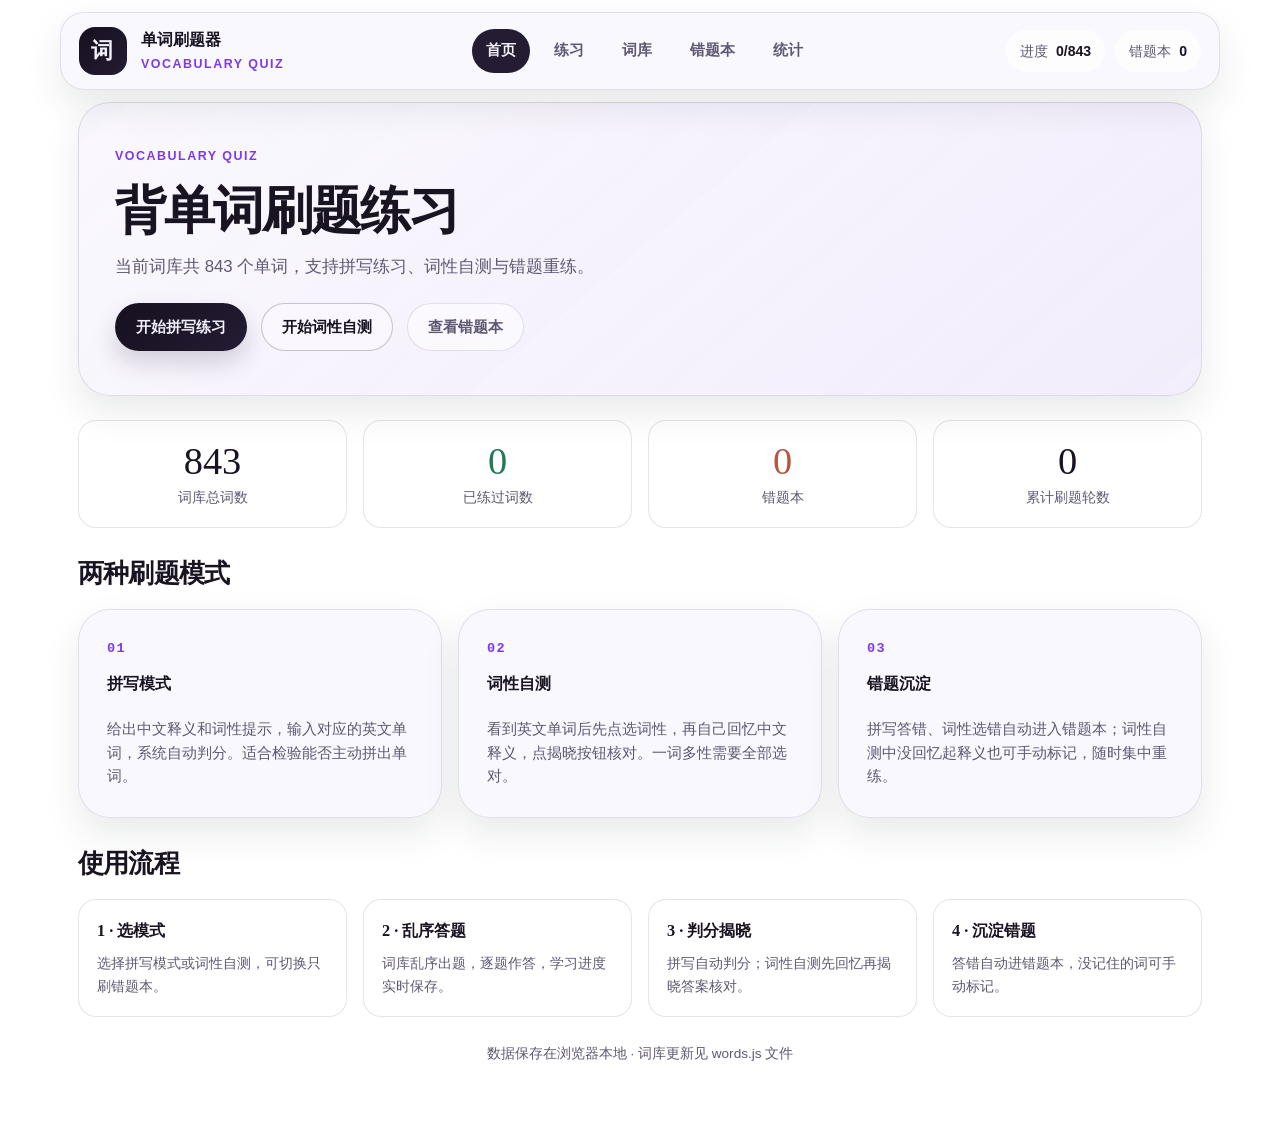
<file: index.html>
<!DOCTYPE html>
<html lang="zh-CN">
<head>
  <meta charset="UTF-8">
  <meta name="viewport" content="width=device-width, initial-scale=1.0">
  <meta name="theme-color" content="#241c33">
  <link rel="icon" type="image/svg+xml" href="favicon.svg">
  <title>单词刷题器</title>
  <link rel="stylesheet" href="css/style.css">
</head>
<body data-page="home">
  <header class="nav">
    <div class="nav-inner">
      <a class="brand" href="index.html">
        <span class="brand-mark">词</span>
        <span class="brand-copy">
          <strong>单词刷题器</strong>
          <span class="eyebrow">Vocabulary Quiz</span>
        </span>
      </a>
      <div class="nav-links">
        <a href="index.html" data-nav="home">首页</a>
        <a href="practice.html" data-nav="practice">练习</a>
        <a href="browse.html" data-nav="browse">词库</a>
        <a href="mistakes.html" data-nav="mistakes">错题本</a>
        <a href="stats.html" data-nav="stats">统计</a>
      </div>
      <div class="status-group">
        <span class="status-pill">进度 <strong id="pill-progress">–</strong></span>
        <span class="status-pill">错题本 <strong id="pill-mistakes">–</strong></span>
      </div>
    </div>
  </header>

  <div class="container">
    <div class="card hero-panel">
      <span class="eyebrow">Vocabulary Quiz</span>
      <h1>背单词刷题练习</h1>
      <p class="lead" id="subtitle">正在加载词库…</p>
      <div class="cta-row">
        <a class="btn btn-primary" href="practice.html?mode=spell">开始拼写练习</a>
        <a class="btn btn-outline" href="practice.html?mode=pos">开始词性自测</a>
        <a class="btn btn-ghost" href="mistakes.html">查看错题本</a>
      </div>
    </div>

    <div class="stat-grid">
      <div class="stat-box"><div class="num" id="st-total">0</div><div class="label">词库总词数</div></div>
      <div class="stat-box"><div class="num green" id="st-learned">0</div><div class="label">已练过词数</div></div>
      <div class="stat-box"><div class="num red" id="st-mistakes">0</div><div class="label">错题本</div></div>
      <div class="stat-box"><div class="num" id="st-rounds">0</div><div class="label">累计刷题轮数</div></div>
    </div>

    <h2 class="section-title">两种刷题模式</h2>
    <div class="feature-grid">
      <div class="card">
        <div class="feature-num">01</div>
        <h3>拼写模式</h3>
        <p>给出中文释义和词性提示，输入对应的英文单词，系统自动判分。适合检验能否主动拼出单词。</p>
      </div>
      <div class="card">
        <div class="feature-num">02</div>
        <h3>词性自测</h3>
        <p>看到英文单词后先点选词性，再自己回忆中文释义，点揭晓按钮核对。一词多性需要全部选对。</p>
      </div>
      <div class="card">
        <div class="feature-num">03</div>
        <h3>错题沉淀</h3>
        <p>拼写答错、词性选错自动进入错题本；词性自测中没回忆起释义也可手动标记，随时集中重练。</p>
      </div>
    </div>

    <h2 class="section-title">使用流程</h2>
    <div class="timeline-grid">
      <div class="timeline-step"><strong>1 · 选模式</strong><p>选择拼写模式或词性自测，可切换只刷错题本。</p></div>
      <div class="timeline-step"><strong>2 · 乱序答题</strong><p>词库乱序出题，逐题作答，学习进度实时保存。</p></div>
      <div class="timeline-step"><strong>3 · 判分揭晓</strong><p>拼写自动判分；词性自测先回忆再揭晓答案核对。</p></div>
      <div class="timeline-step"><strong>4 · 沉淀错题</strong><p>答错自动进错题本，没记住的词可手动标记。</p></div>
    </div>

    <div class="footer">数据保存在浏览器本地 · 词库更新见 words.js 文件</div>
  </div>

  <script src="js/words.js"></script>
  <script src="js/app.js"></script>
  <script>
    markActiveNav();
    renderTopbarPills();
    var words = getAllWords();
    var stats = Store.getStats();
    var learned = Object.keys(stats).filter(function (w) { return stats[w].seen > 0 && getWord(w); }).length;
    document.getElementById('subtitle').textContent =
      '当前词库共 ' + words.length + ' 个单词，支持拼写练习、词性自测与错题重练。';
    document.getElementById('st-total').textContent = words.length;
    document.getElementById('st-learned').textContent = learned;
    document.getElementById('st-mistakes').textContent = Store.getValidMistakes().length;
    document.getElementById('st-rounds').textContent = Store.getHistory().length;
  </script>
</body>
</html>
</file>
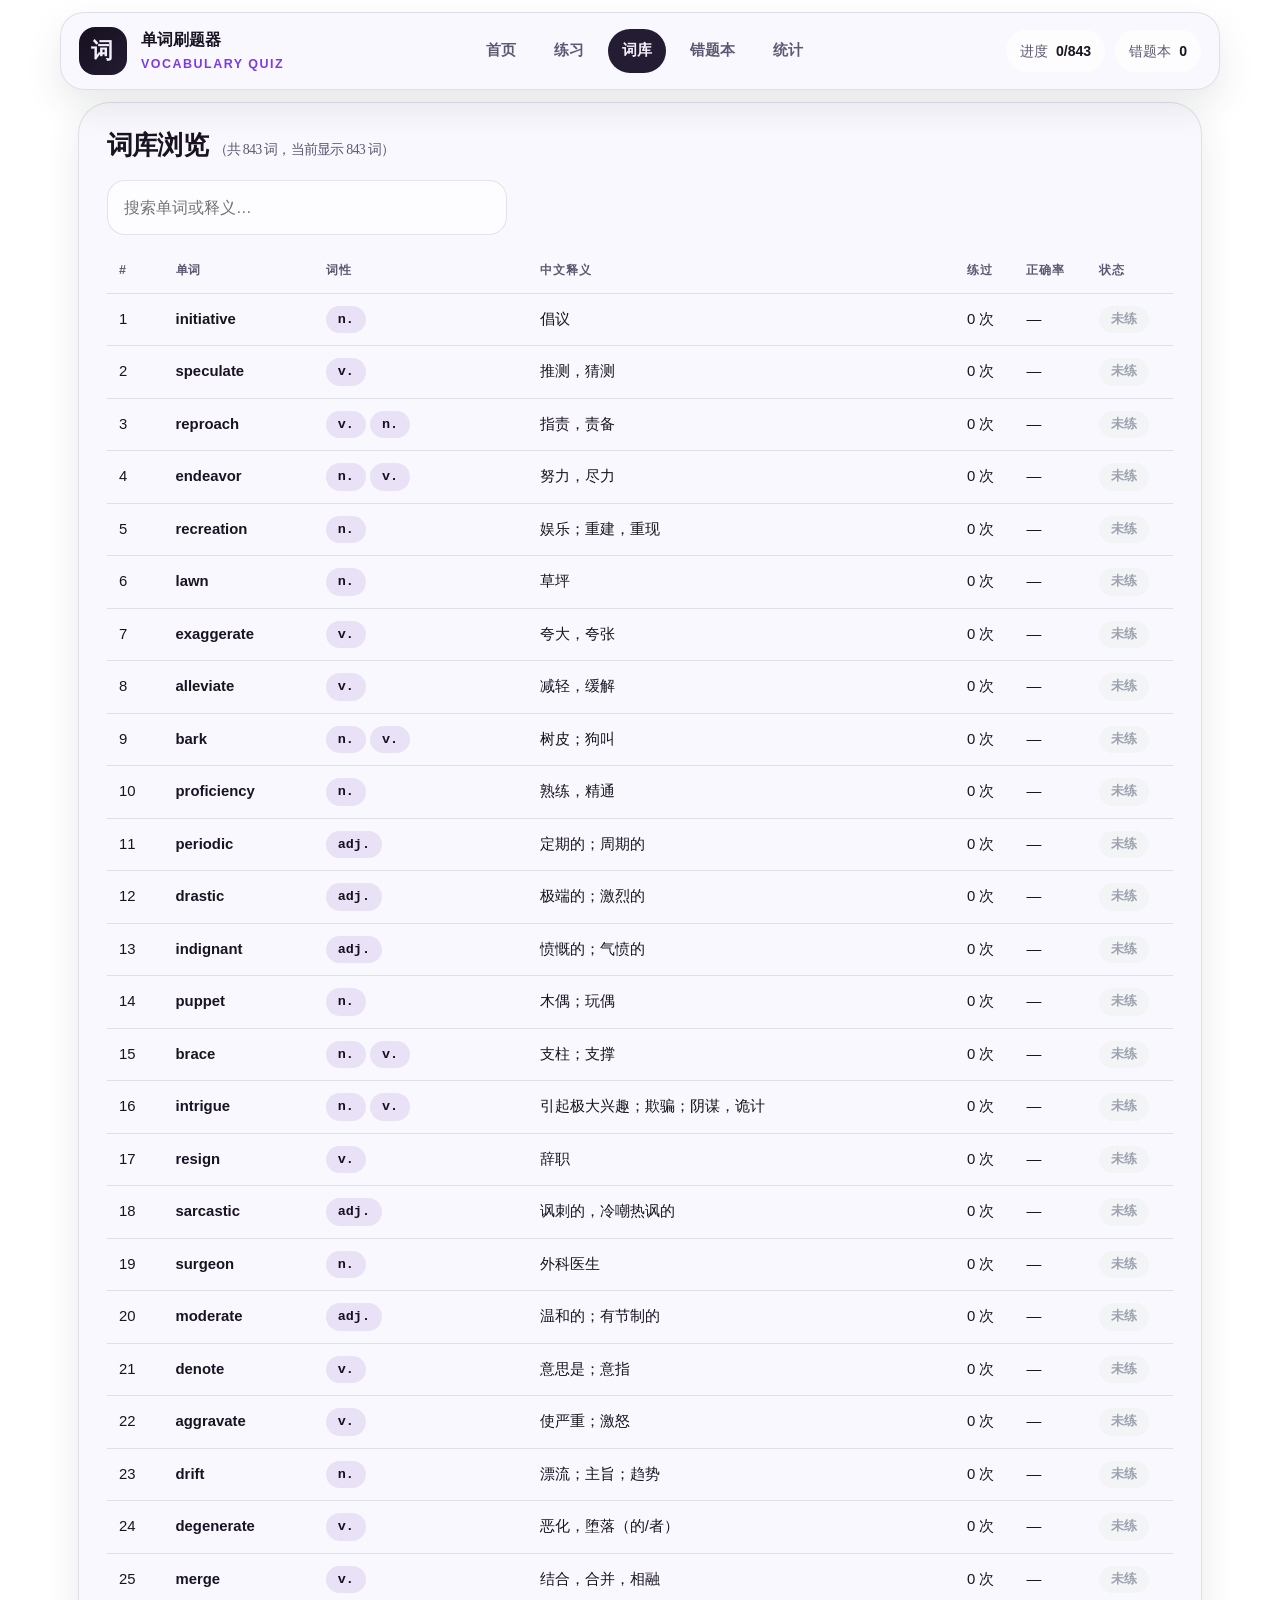
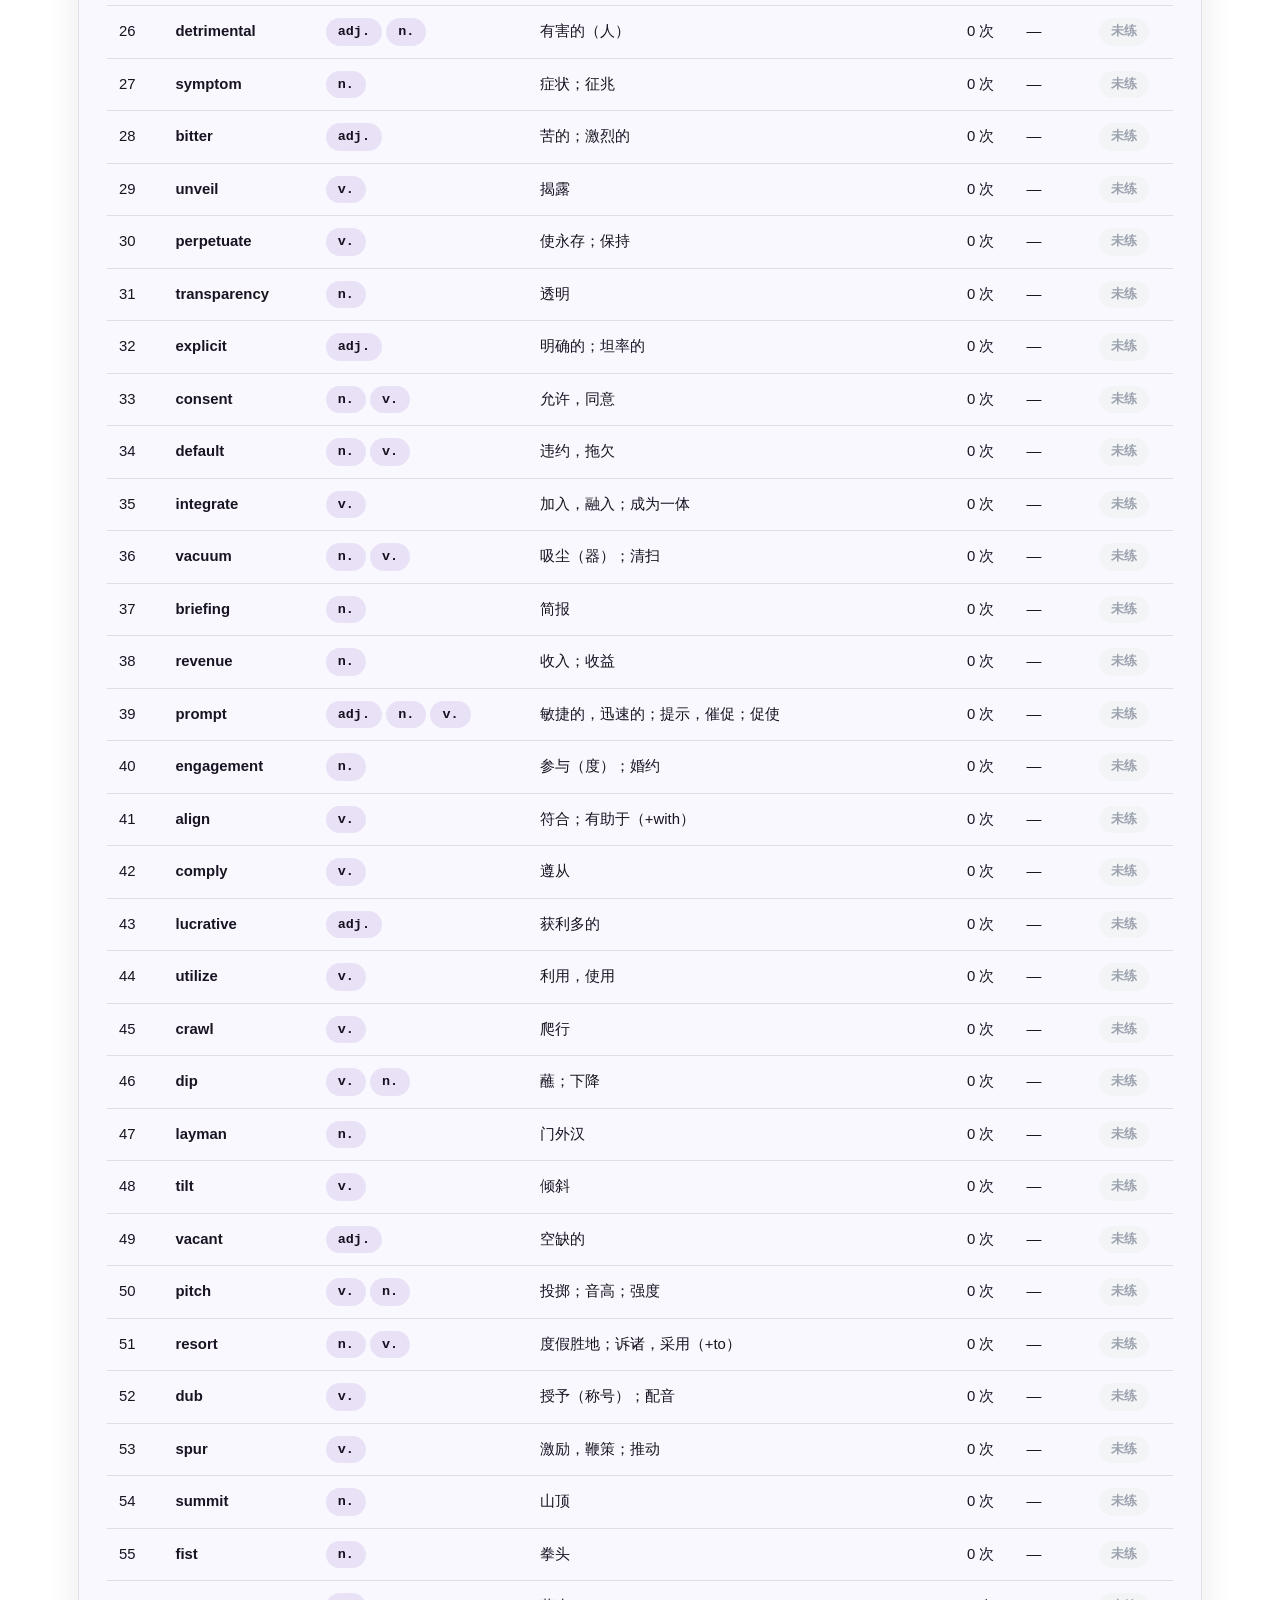
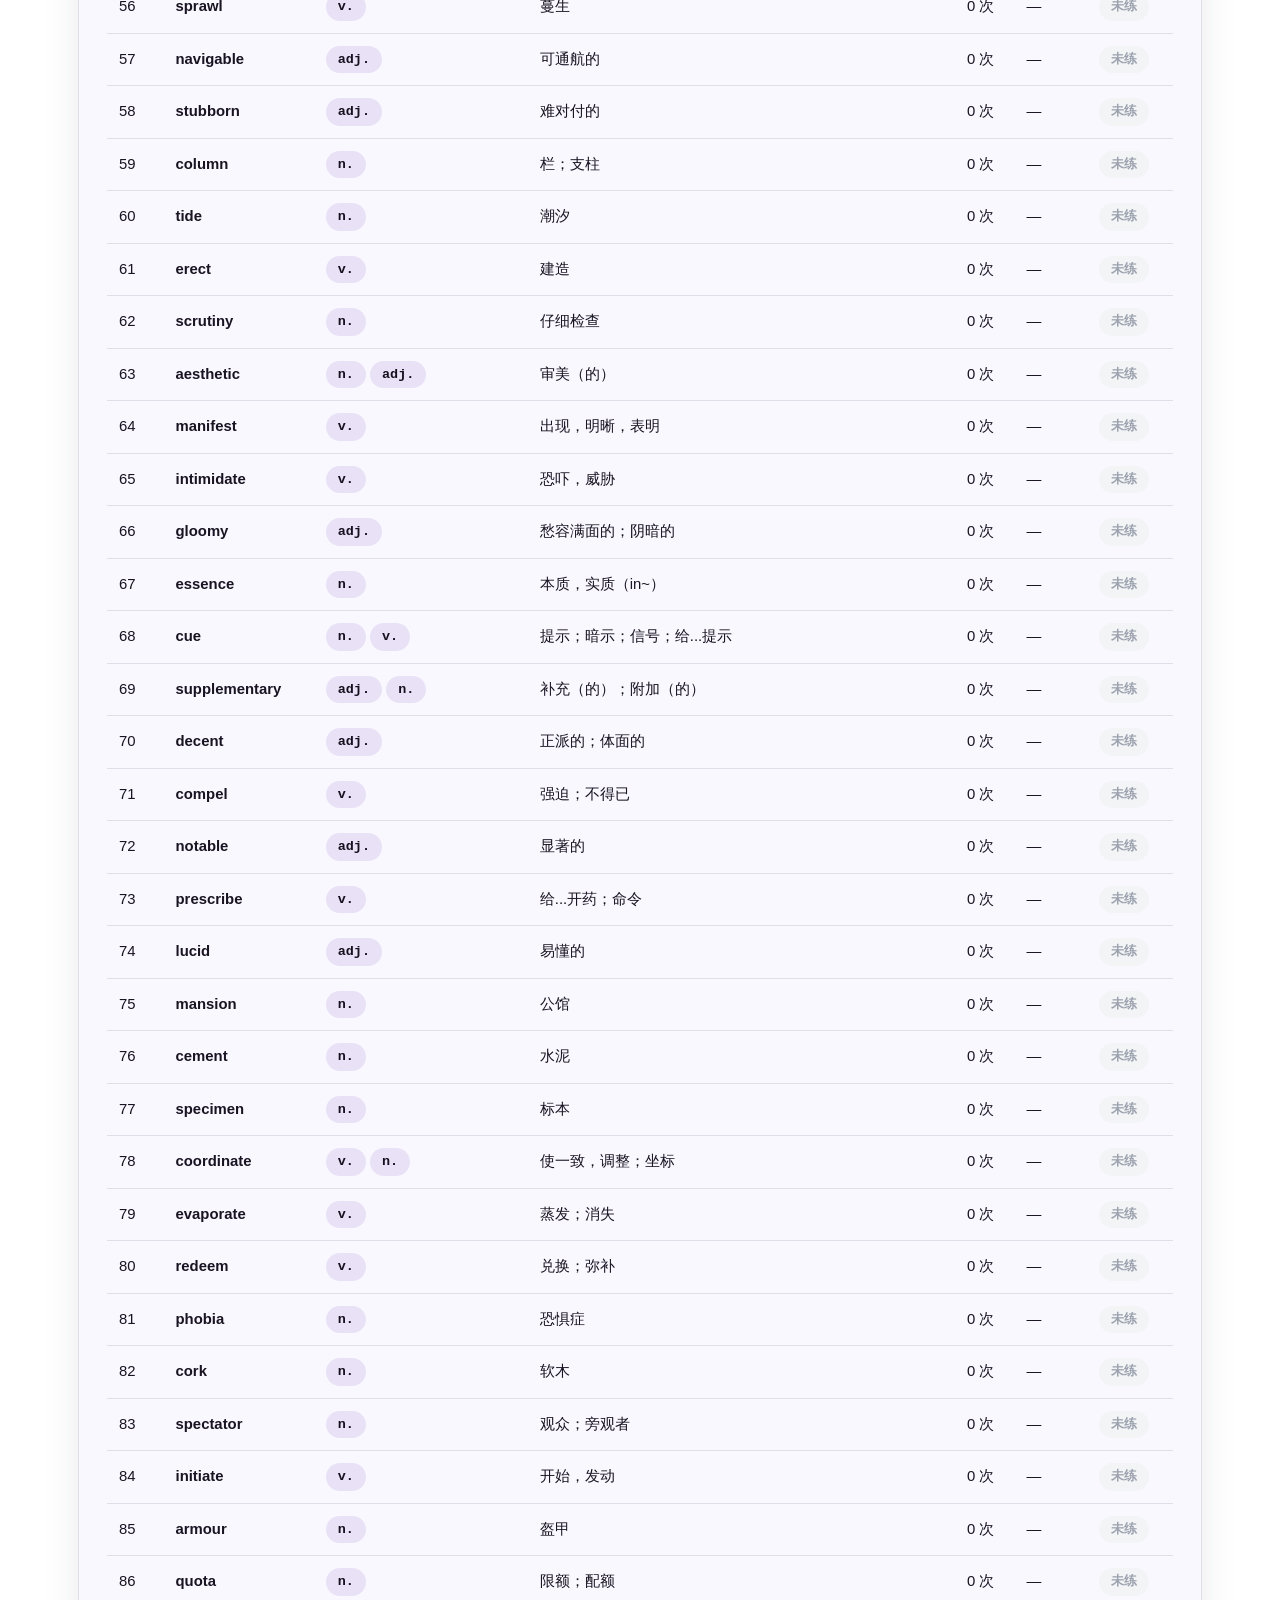
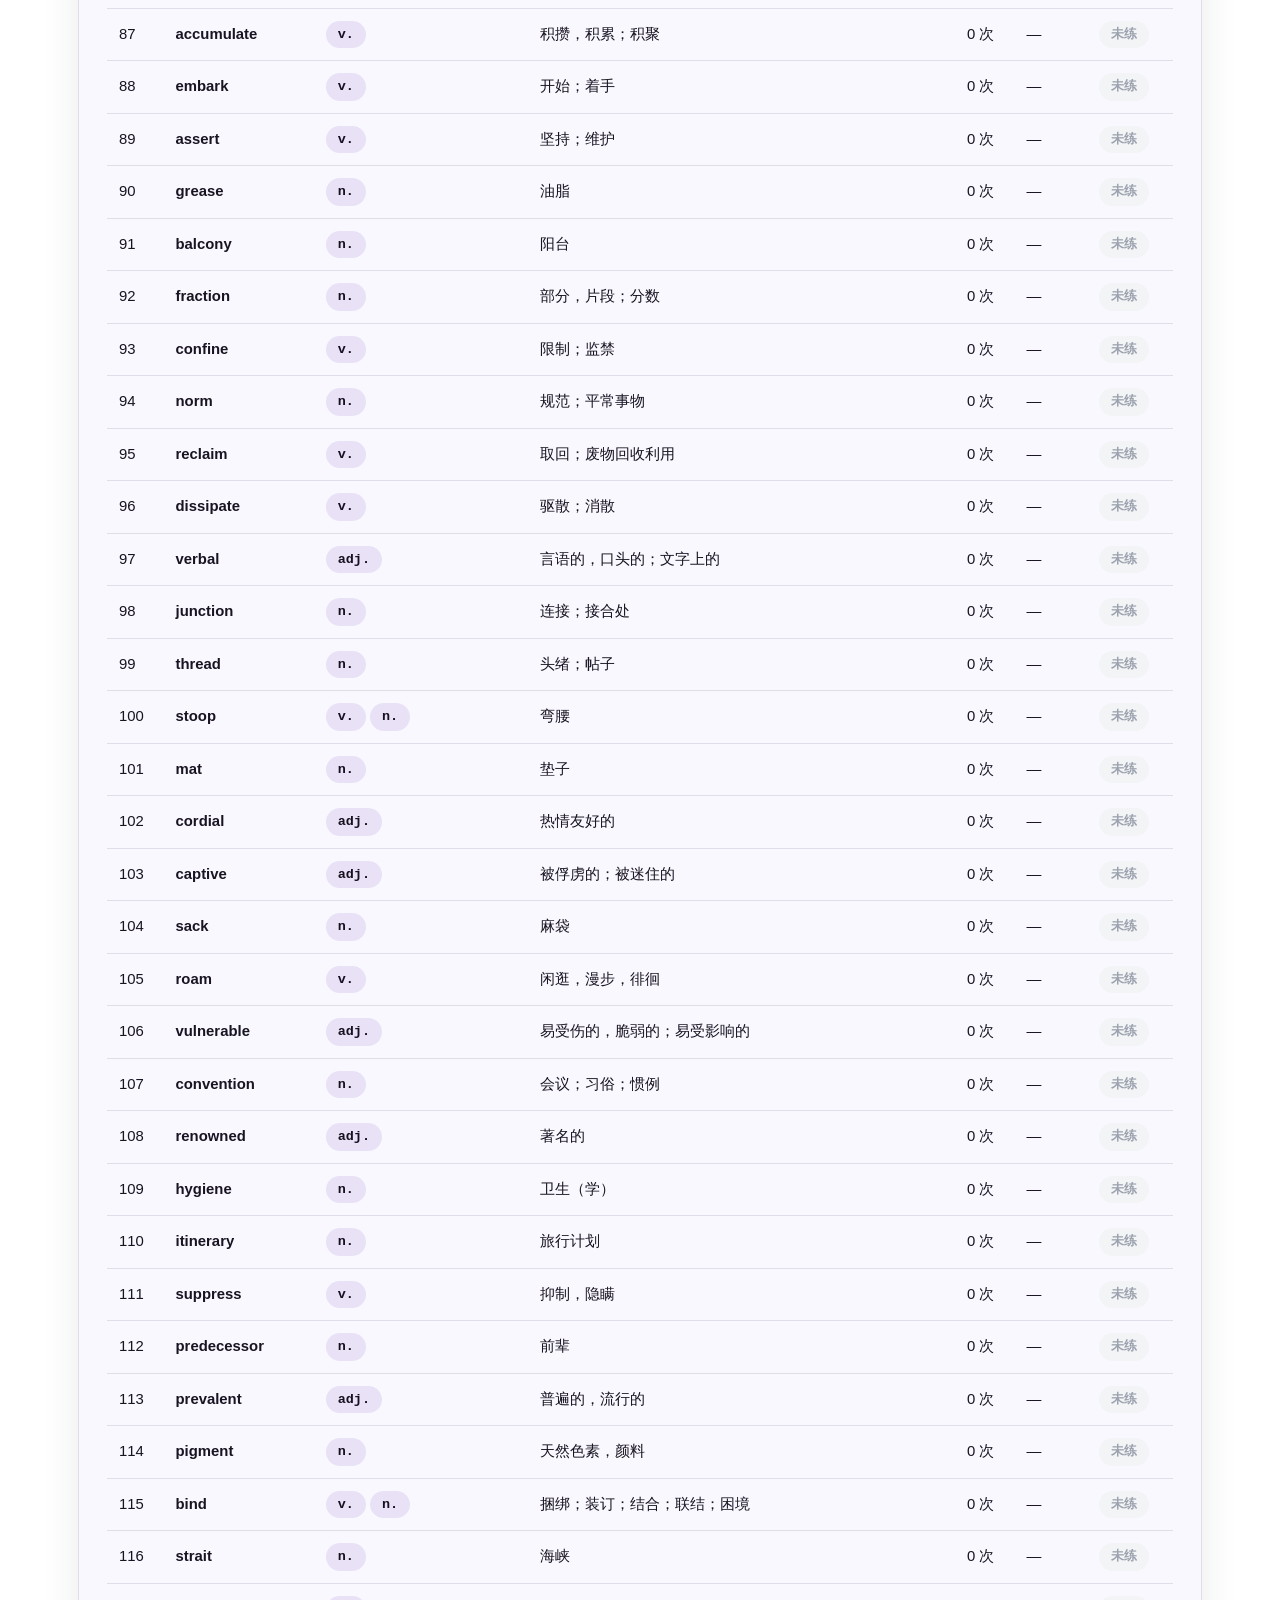
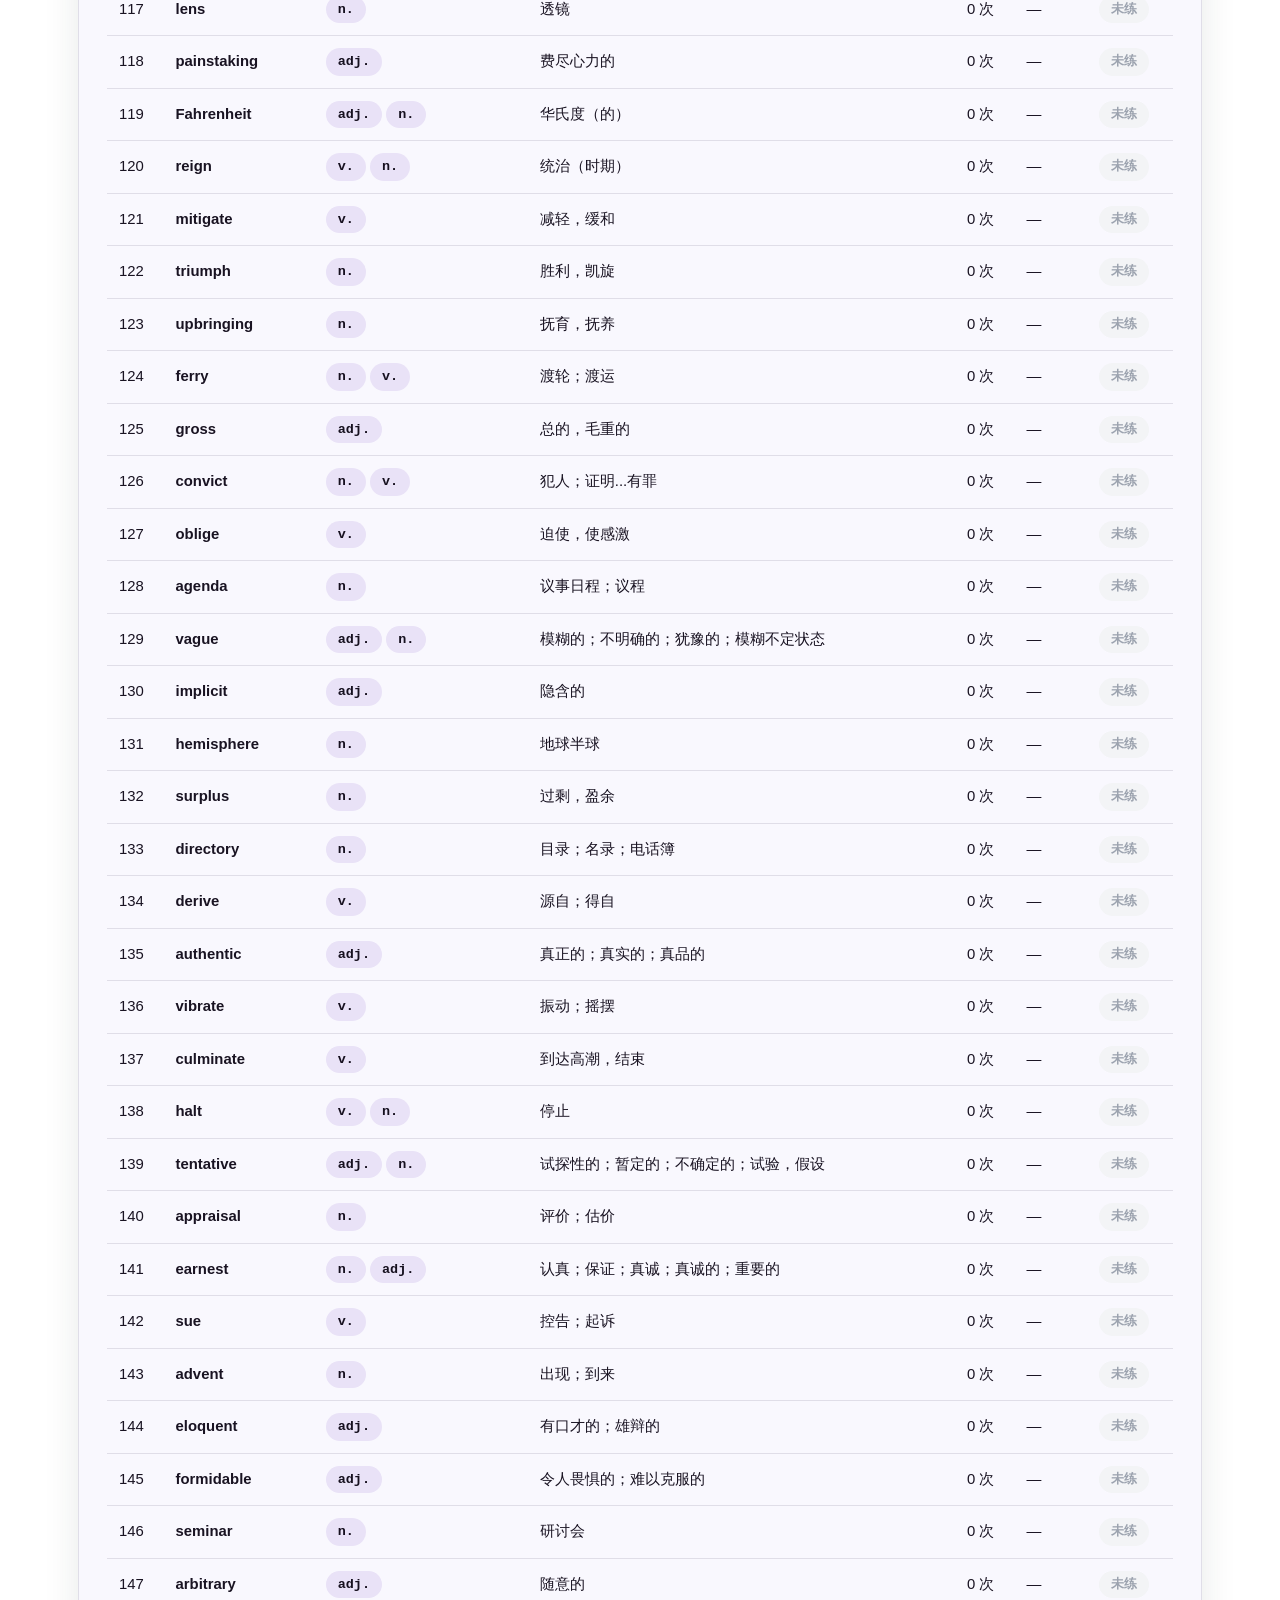
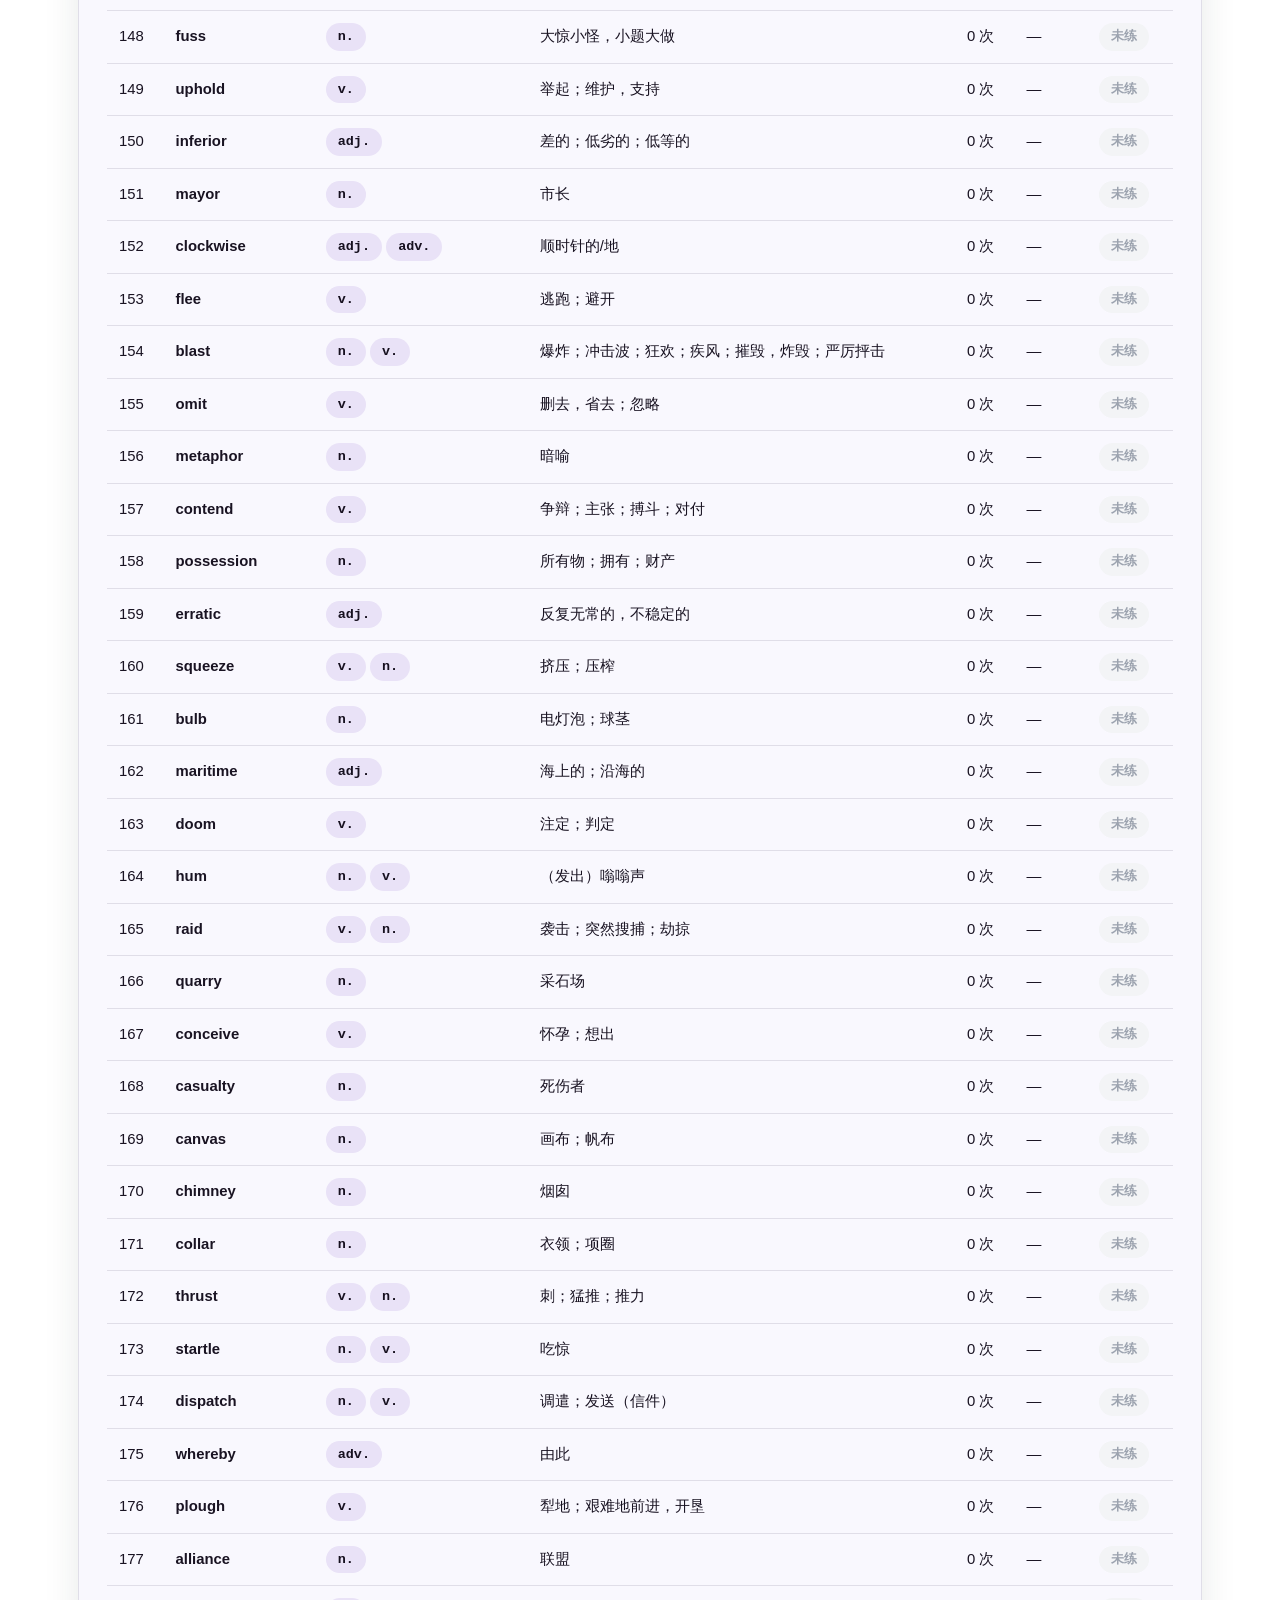
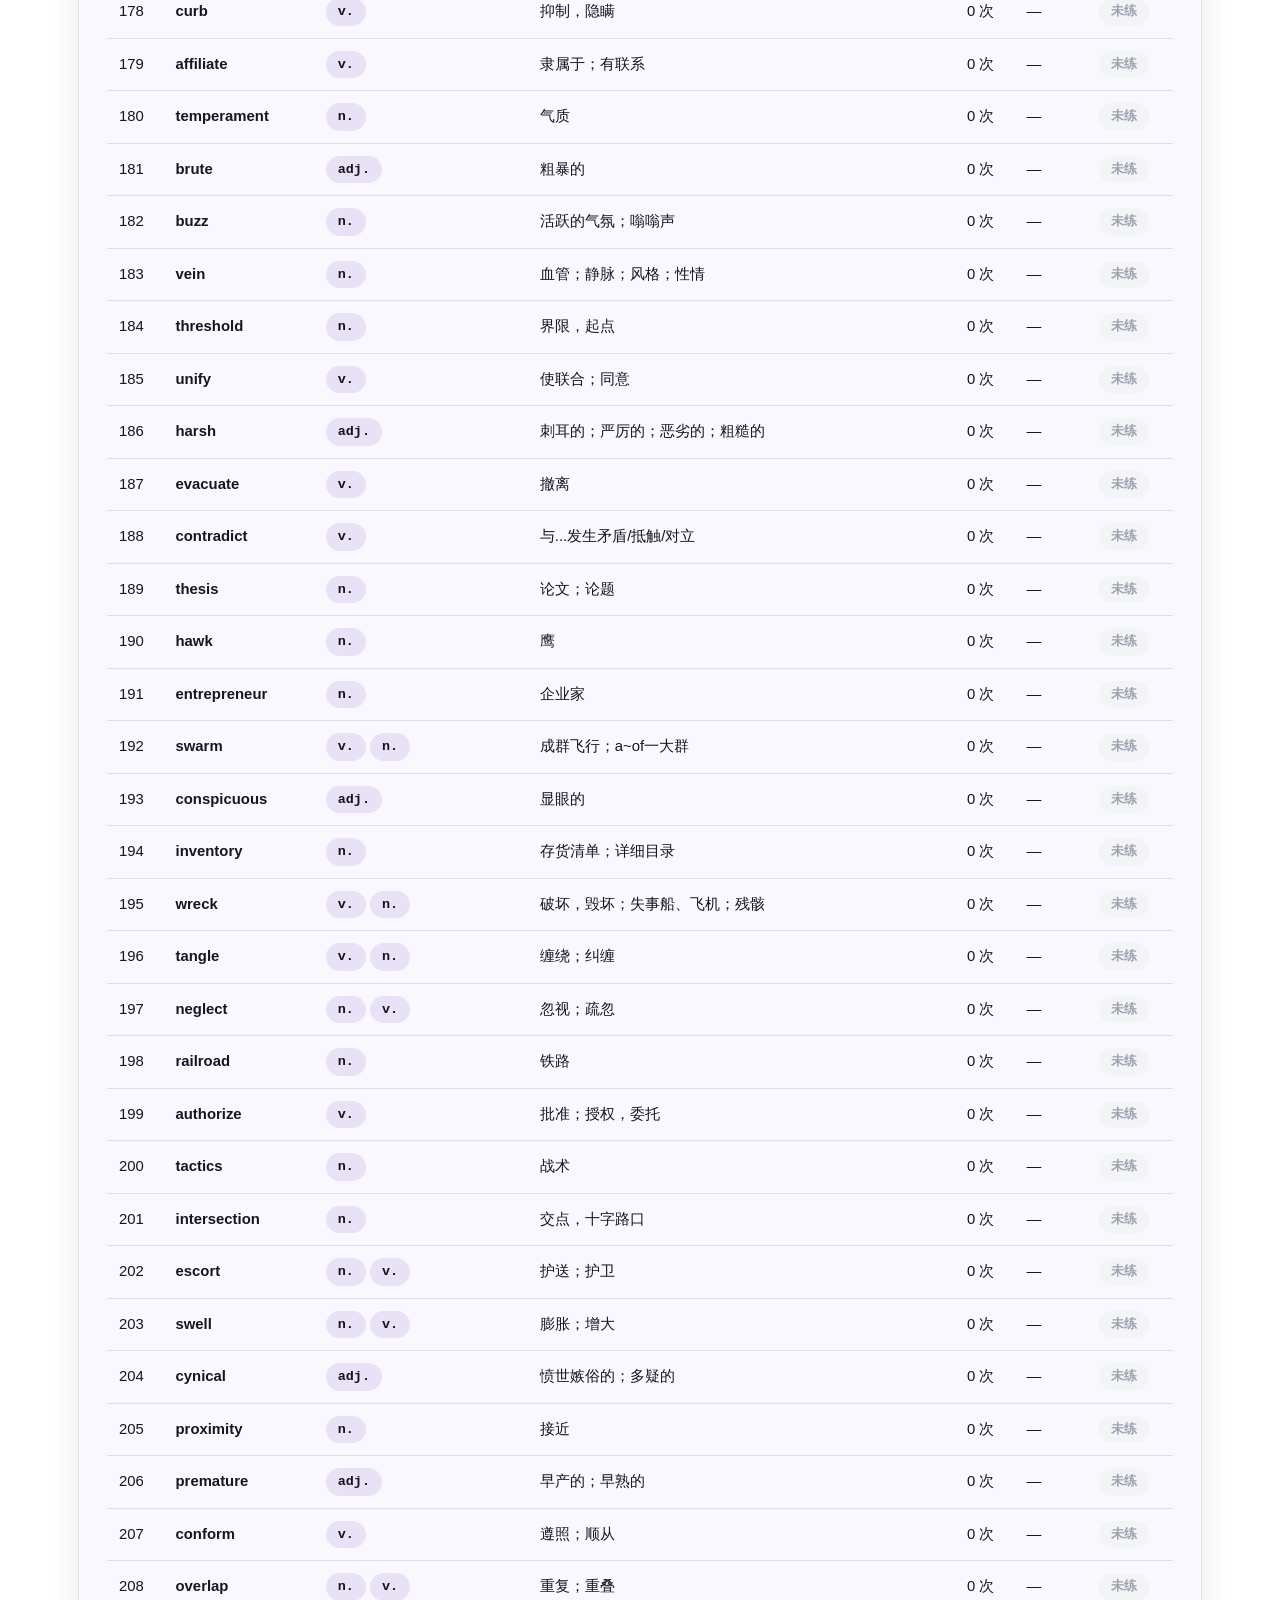
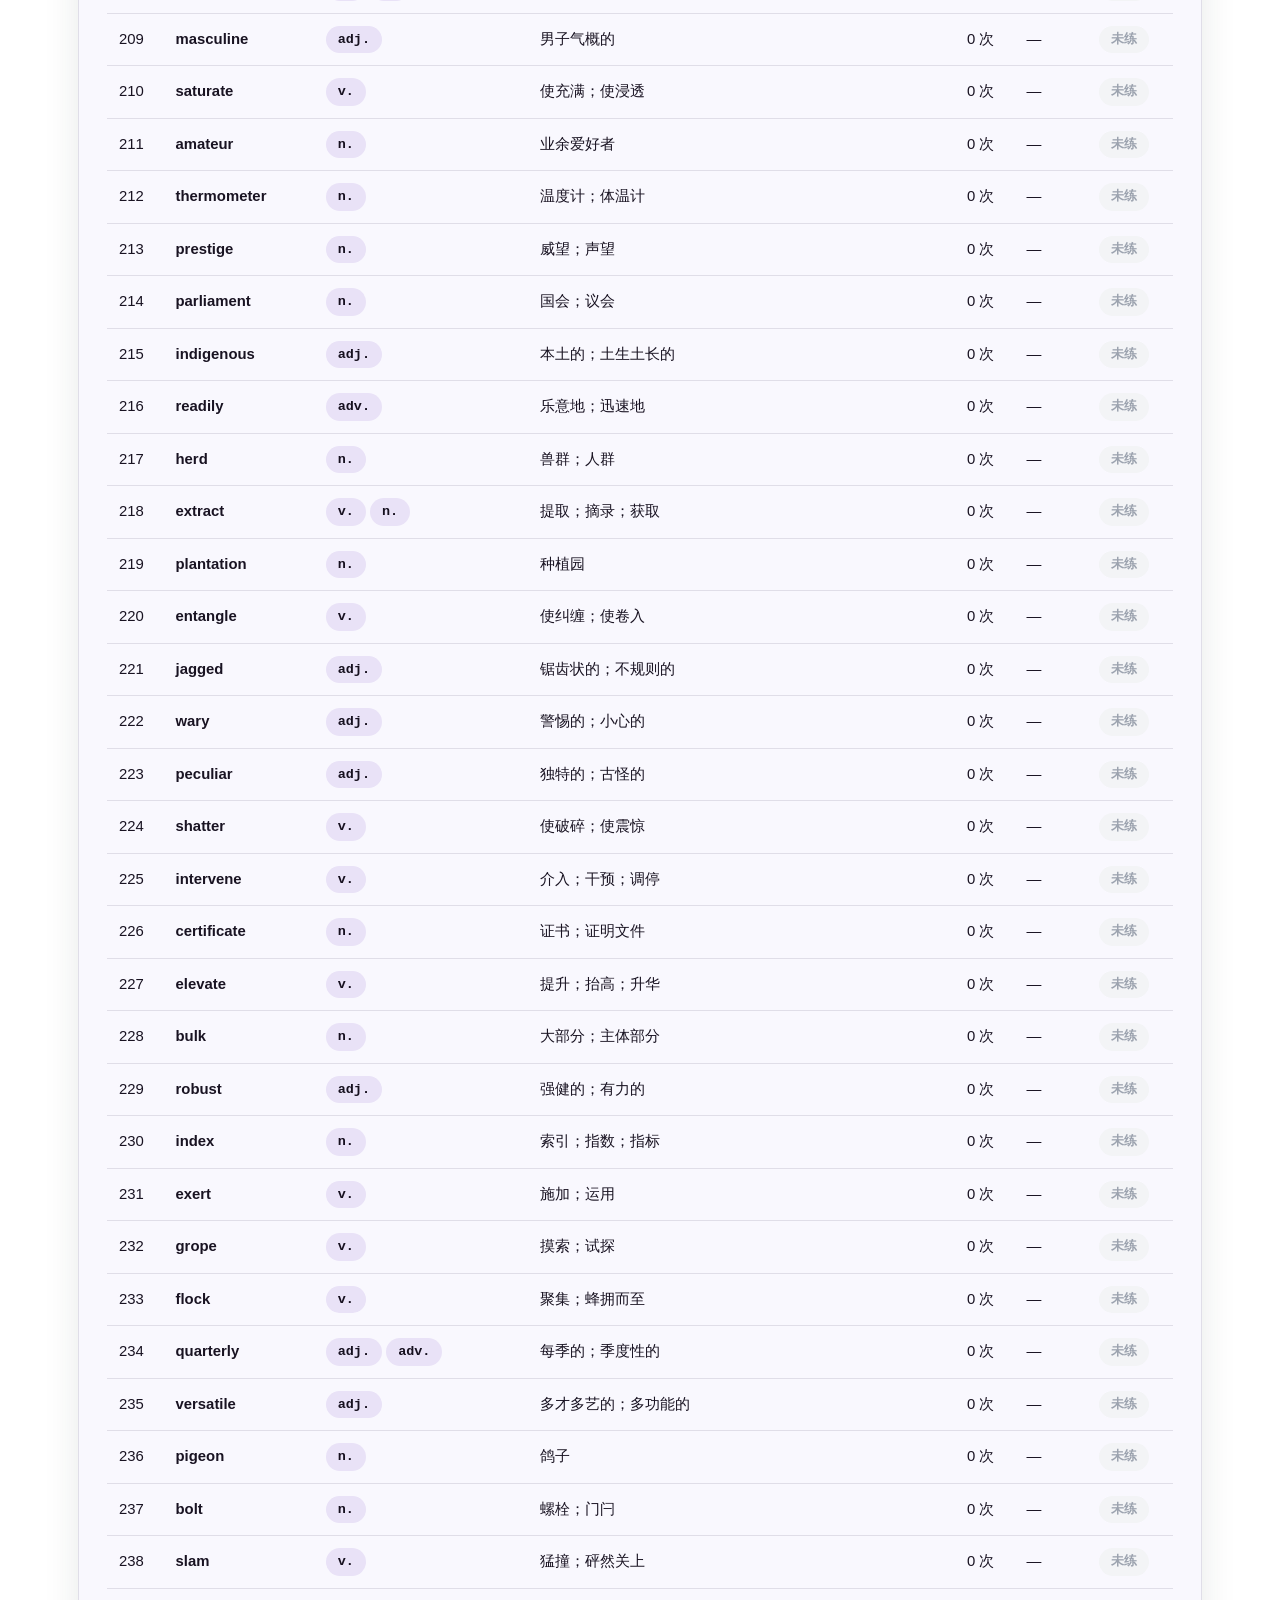
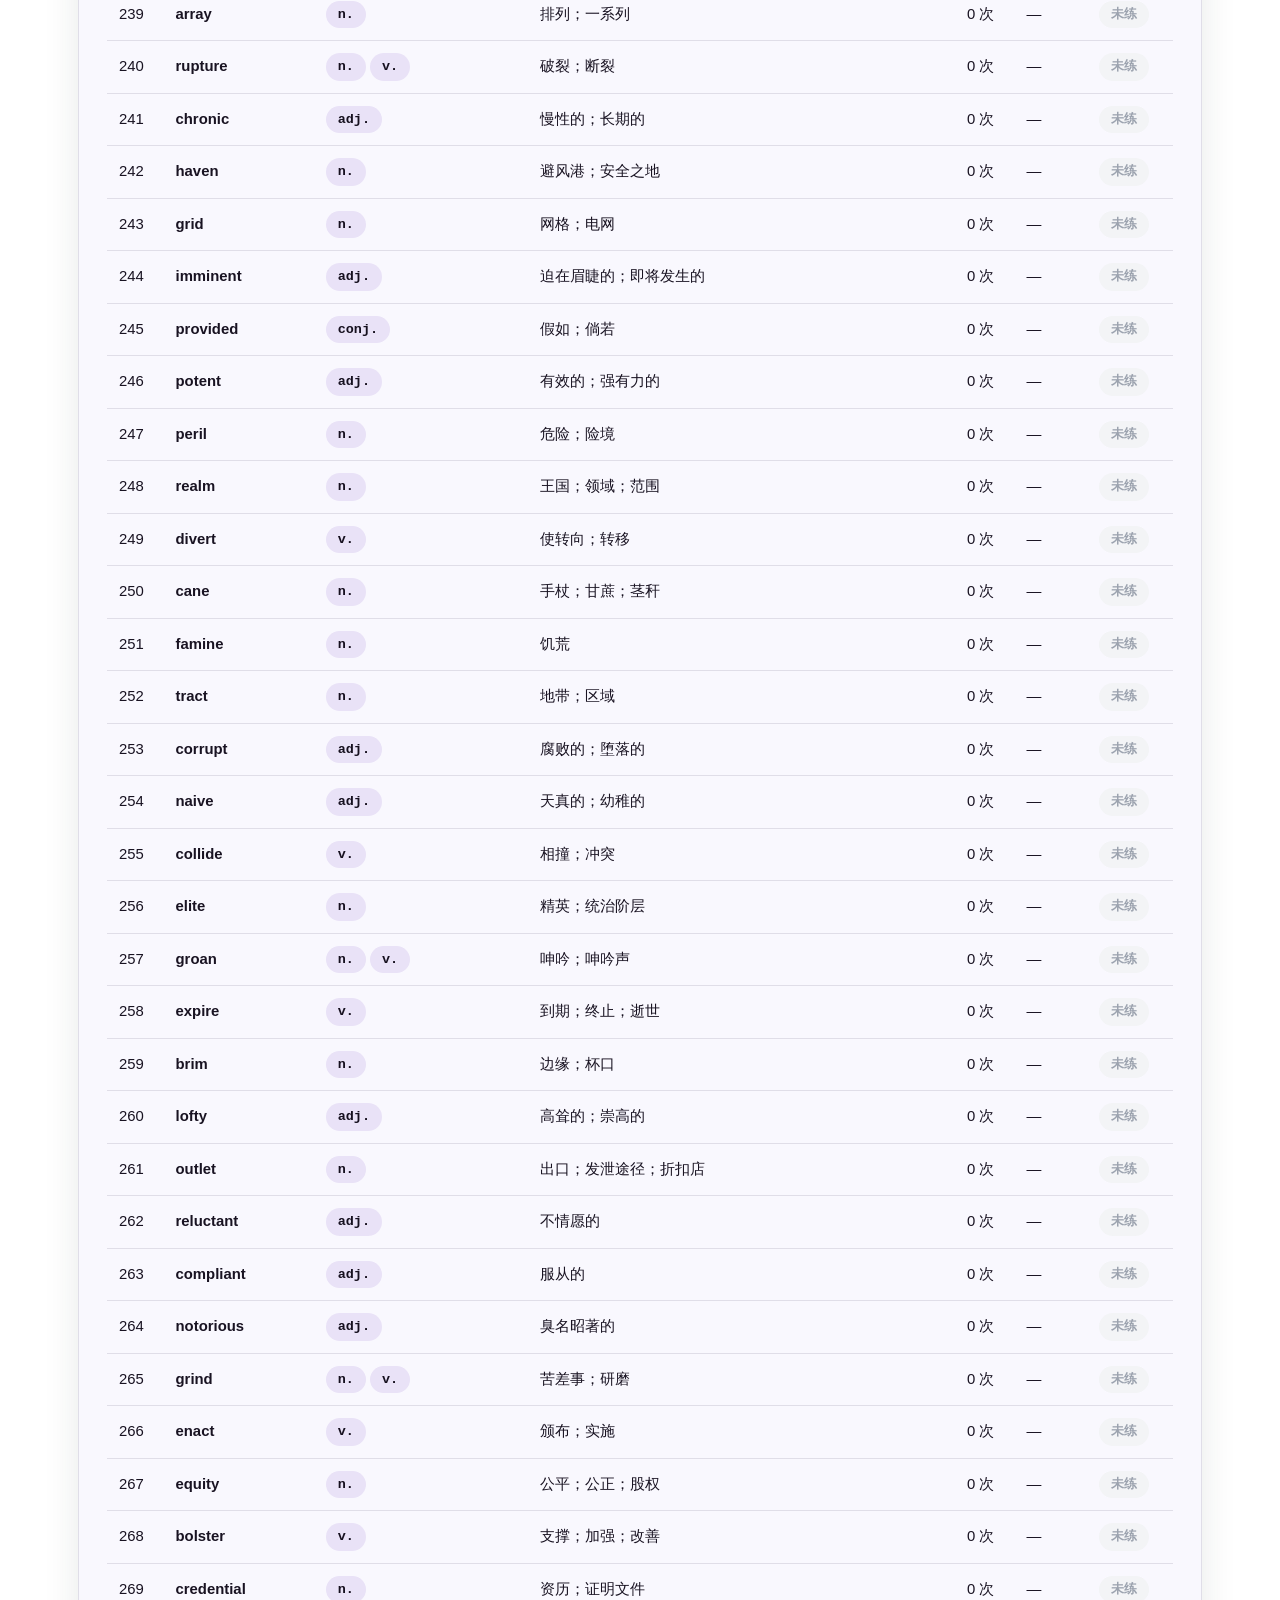
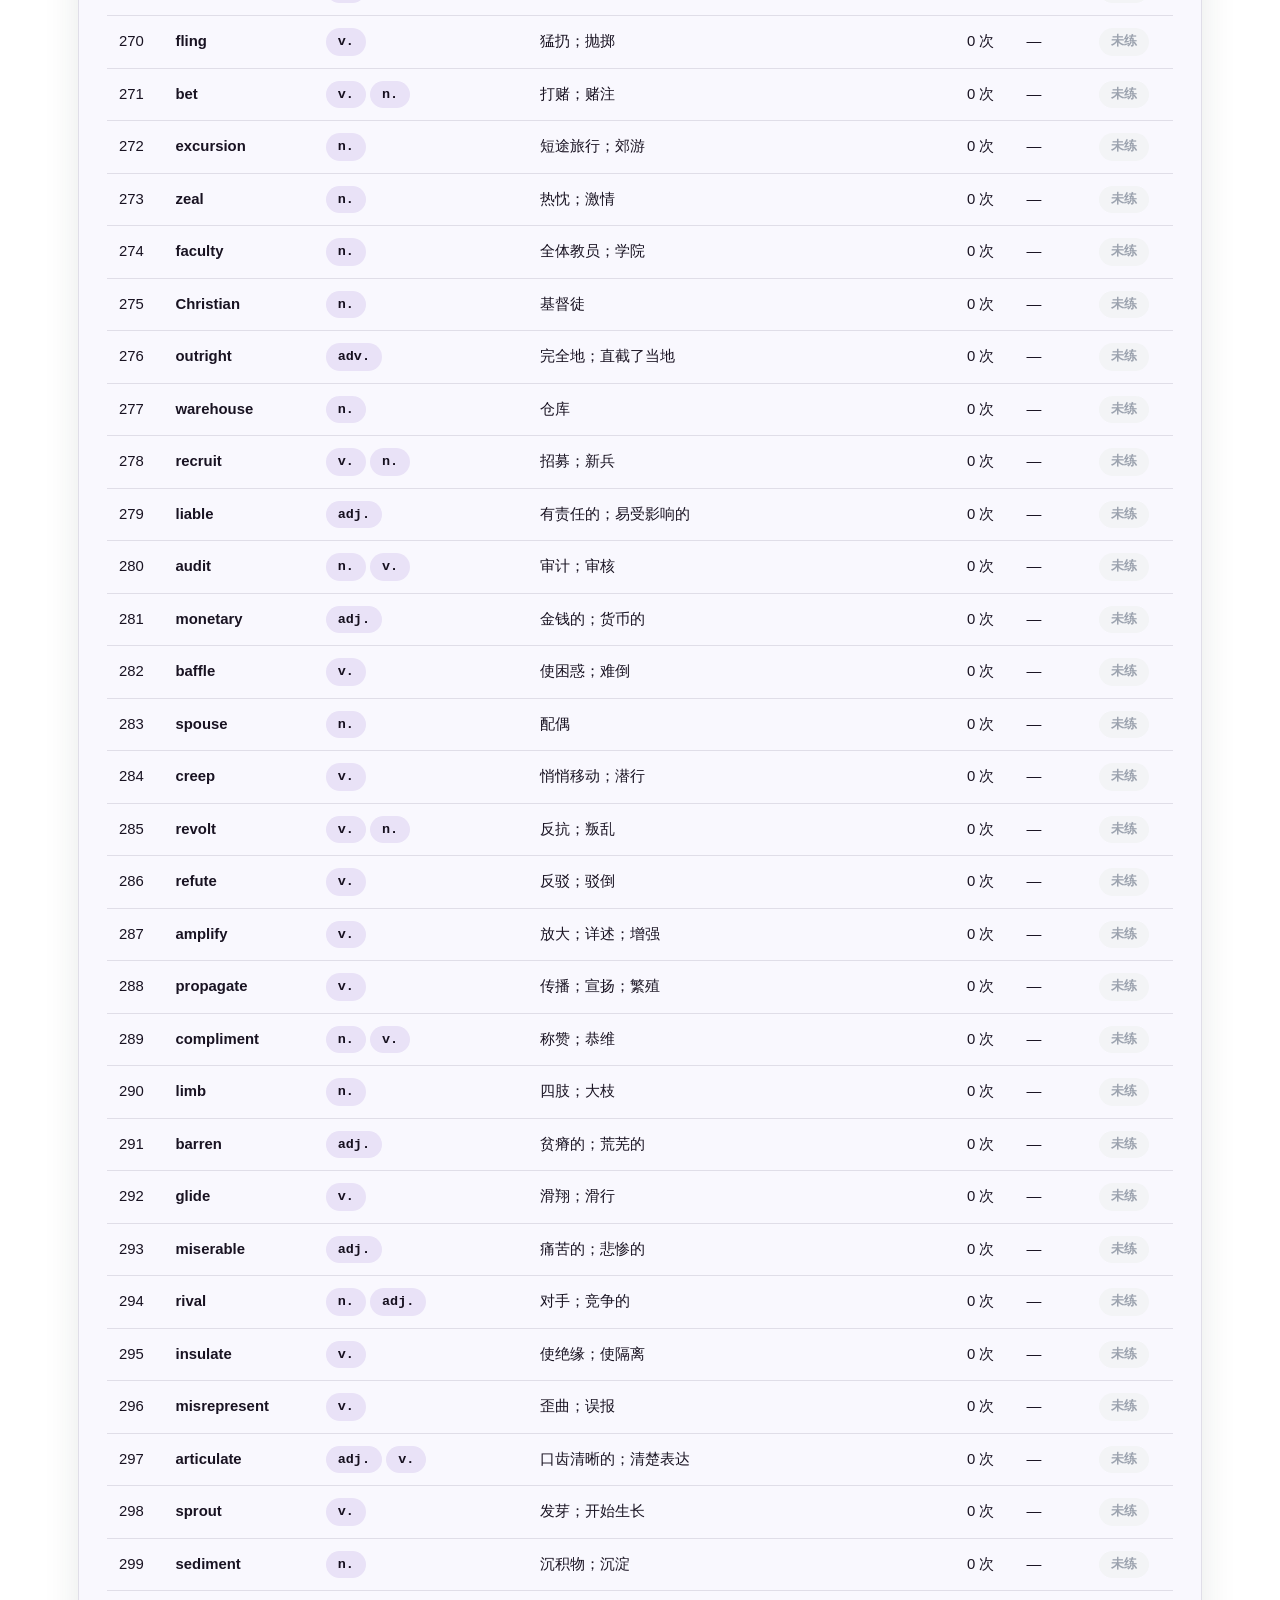
<file: browse.html>
<!DOCTYPE html>
<html lang="zh-CN">
<head>
  <meta charset="UTF-8">
  <meta name="viewport" content="width=device-width, initial-scale=1.0">
  <meta name="theme-color" content="#241c33">
  <link rel="icon" type="image/svg+xml" href="favicon.svg">
  <title>词库 - 单词刷题器</title>
  <link rel="stylesheet" href="css/style.css">
</head>
<body data-page="browse">
  <header class="nav">
    <div class="nav-inner">
      <a class="brand" href="index.html">
        <span class="brand-mark">词</span>
        <span class="brand-copy">
          <strong>单词刷题器</strong>
          <span class="eyebrow">Vocabulary Quiz</span>
        </span>
      </a>
      <div class="nav-links">
        <a href="index.html" data-nav="home">首页</a>
        <a href="practice.html" data-nav="practice">练习</a>
        <a href="browse.html" data-nav="browse">词库</a>
        <a href="mistakes.html" data-nav="mistakes">错题本</a>
        <a href="stats.html" data-nav="stats">统计</a>
      </div>
      <div class="status-group">
        <span class="status-pill">进度 <strong id="pill-progress">–</strong></span>
        <span class="status-pill">错题本 <strong id="pill-mistakes">–</strong></span>
      </div>
    </div>
  </header>

  <div class="container">
    <div class="card">
      <h2>词库浏览 <span id="count-text" style="font-size:14px; color:var(--text-sub); font-weight:400;"></span></h2>
      <input class="search-input" id="search" placeholder="搜索单词或释义…">
      <div class="table-wrap" style="margin-top:14px;">
        <table class="data">
          <thead>
            <tr><th>#</th><th>单词</th><th>词性</th><th>中文释义</th><th>练过</th><th>正确率</th><th>状态</th></tr>
          </thead>
          <tbody id="tbody"></tbody>
        </table>
      </div>
    </div>
  </div>

  <script src="js/words.js"></script>
  <script src="js/app.js"></script>
  <script>
    markActiveNav();
    renderTopbarPills();
    var allWords = getAllWords();
    var searchEl = document.getElementById('search');
    searchEl.addEventListener('input', render);

    function render() {
      var kw = normalize(searchEl.value);
      var stats = Store.getStats();
      var mistakeSet = {};
      Store.getMistakes().forEach(function (m) { mistakeSet[m.word] = true; });

      var rows = allWords.filter(function (w) {
        if (!kw) return true;
        return w.word.toLowerCase().indexOf(kw) !== -1 || w.meaning.indexOf(kw) !== -1;
      });

      document.getElementById('count-text').textContent =
        '（共 ' + allWords.length + ' 词，当前显示 ' + rows.length + ' 词）';

      var tbody = document.getElementById('tbody');
      if (!rows.length) {
        tbody.innerHTML = '<tr><td colspan="7"><div class="empty-state">没有匹配的单词</div></td></tr>';
        return;
      }
      tbody.innerHTML = rows.map(function (w, i) {
        var s = stats[w.word] || { seen: 0, correct: 0, wrong: 0 };
        var answered = s.correct + s.wrong;
        var acc = answered ? Math.round(s.correct / answered * 100) + '%' : '—';
        var status = mistakeSet[w.word]
          ? '<span class="tag-red tag">易错</span>'
          : (s.seen ? '<span class="tag-green tag">已练</span>' : '<span class="tag" style="background:#f3f4f6;color:#9ca3af;">未练</span>');
        return '<tr><td>' + (i + 1) + '</td>' +
          '<td><b>' + escapeHtml(w.word) + '</b></td>' +
          '<td>' + posTagsHtml(w.pos) + '</td>' +
          '<td class="wrap">' + escapeHtml(w.meaning) + '</td>' +
          '<td>' + s.seen + ' 次</td>' +
          '<td>' + acc + '</td>' +
          '<td>' + status + '</td></tr>';
      }).join('');
    }
    render();
  </script>
</body>
</html>
</file>
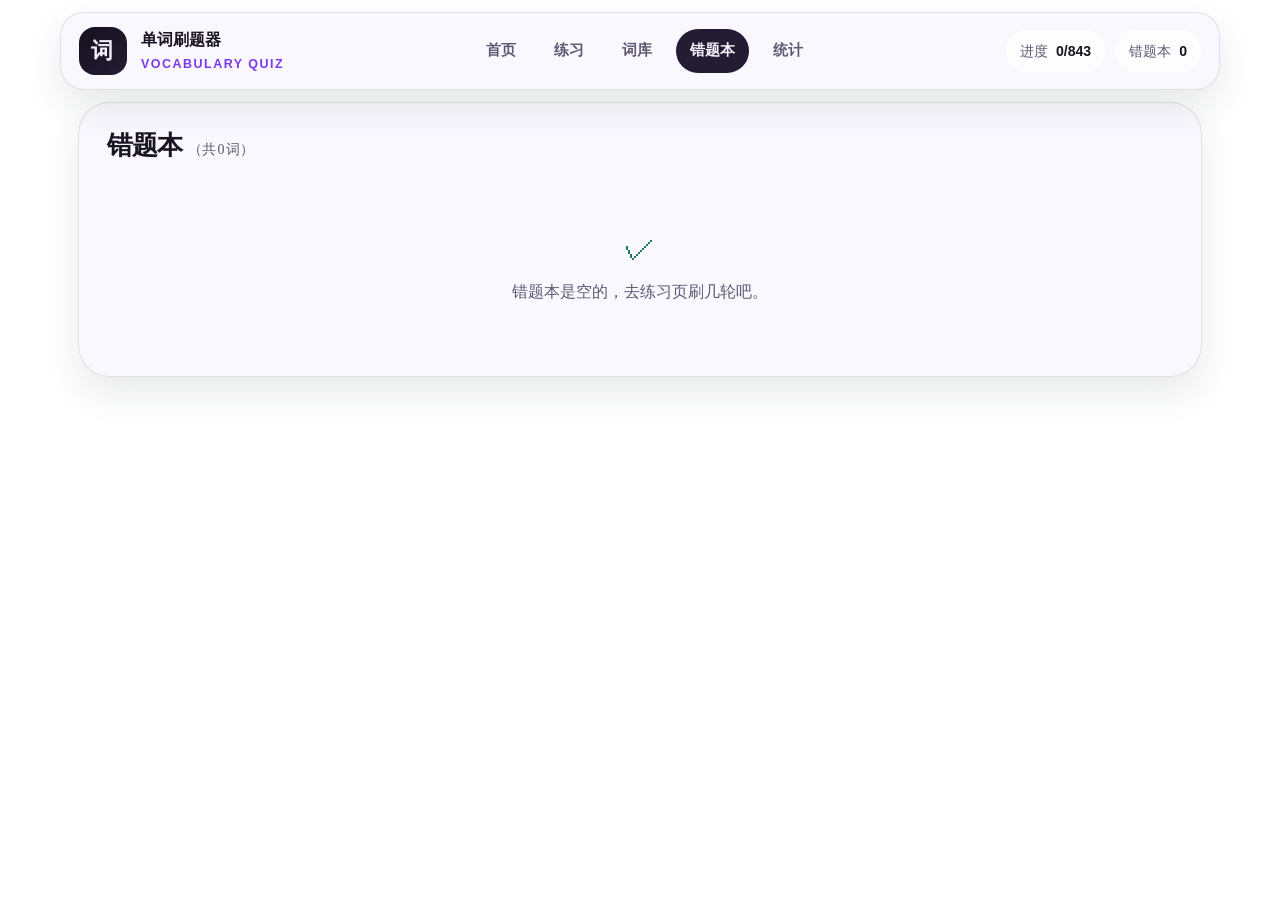
<file: mistakes.html>
<!DOCTYPE html>
<html lang="zh-CN">
<head>
  <meta charset="UTF-8">
  <meta name="viewport" content="width=device-width, initial-scale=1.0">
  <meta name="theme-color" content="#241c33">
  <link rel="icon" type="image/svg+xml" href="favicon.svg">
  <title>错题本 - 单词刷题器</title>
  <link rel="stylesheet" href="css/style.css">
</head>
<body data-page="mistakes">
  <header class="nav">
    <div class="nav-inner">
      <a class="brand" href="index.html">
        <span class="brand-mark">词</span>
        <span class="brand-copy">
          <strong>单词刷题器</strong>
          <span class="eyebrow">Vocabulary Quiz</span>
        </span>
      </a>
      <div class="nav-links">
        <a href="index.html" data-nav="home">首页</a>
        <a href="practice.html" data-nav="practice">练习</a>
        <a href="browse.html" data-nav="browse">词库</a>
        <a href="mistakes.html" data-nav="mistakes">错题本</a>
        <a href="stats.html" data-nav="stats">统计</a>
      </div>
      <div class="status-group">
        <span class="status-pill">进度 <strong id="pill-progress">–</strong></span>
        <span class="status-pill">错题本 <strong id="pill-mistakes">–</strong></span>
      </div>
    </div>
  </header>

  <div class="container">
    <div class="card">
      <div style="display:flex; justify-content:space-between; align-items:center; flex-wrap:wrap; gap:12px; margin-bottom:16px;">
        <h2 style="margin-bottom:0;">错题本 <span id="count-text" style="font-size:14px; color:var(--text-sub); font-weight:400;"></span></h2>
        <a class="btn btn-primary" id="btn-repractice" href="practice.html?scope=mistakes">错题重练</a>
      </div>
      <div id="mistake-list"></div>
    </div>
  </div>

  <script src="js/words.js"></script>
  <script src="js/app.js"></script>
  <script>
    markActiveNav();
    renderTopbarPills();

    function render() {
      var mistakes = Store.getValidMistakes();
      var listEl = document.getElementById('mistake-list');
      document.getElementById('count-text').textContent = '（共 ' + mistakes.length + ' 词）';

      if (!mistakes.length) {
        document.getElementById('btn-repractice').style.display = 'none';
        listEl.innerHTML = '<div class="empty-state"><div class="icon">✓</div>错题本是空的，去练习页刷几轮吧。</div>';
        return;
      }
      document.getElementById('btn-repractice').style.display = '';

      listEl.innerHTML = mistakes.map(function (m) {
        var w = getWord(m.word);
        if (!w) return '';
        var reason = REASON_LABEL[m.reason] || '标记';
        var tagClass = m.reason === 'manual' ? 'tag-amber' : 'tag-red';
        return '<div class="mistake-item">' +
          '<div class="w"><b>' + escapeHtml(w.word) + '</b></div>' +
          '<div class="info">' +
            '<div>' + posTagsHtml(w.pos) + '</div>' +
            '<div class="m">' + escapeHtml(w.meaning) + '</div>' +
            '<div class="meta">加入时间：' + fmtDateTime(m.time) + '</div>' +
          '</div>' +
          '<span class="tag ' + tagClass + '">' + reason + '</span>' +
          '<button class="btn btn-ghost btn-sm" data-word="' + escapeHtml(w.word) + '">移除</button>' +
        '</div>';
      }).join('');

      listEl.querySelectorAll('button[data-word]').forEach(function (b) {
        b.addEventListener('click', function () {
          Store.removeMistake(b.getAttribute('data-word'));
          showToast('已移出错题本');
          render();
          renderTopbarPills();
        });
      });
    }
    render();
  </script>
</body>
</html>
</file>
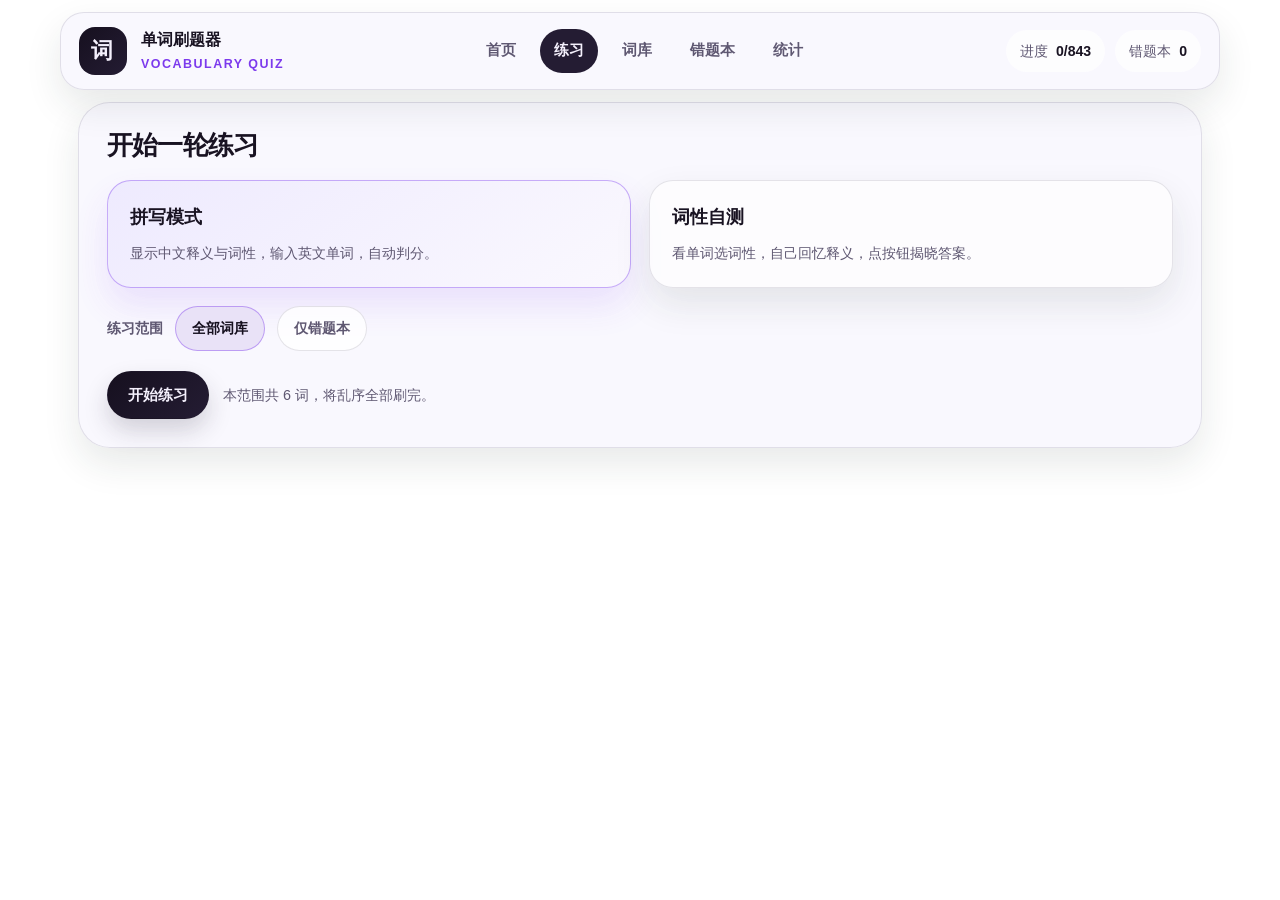
<file: practice.html>
<!DOCTYPE html>
<html lang="zh-CN">
<head>
  <meta charset="UTF-8">
  <meta name="viewport" content="width=device-width, initial-scale=1.0">
  <meta name="theme-color" content="#241c33">
  <link rel="icon" type="image/svg+xml" href="favicon.svg">
  <title>练习 - 单词刷题器</title>
  <link rel="stylesheet" href="css/style.css">
</head>
<body data-page="practice">
  <header class="nav">
    <div class="nav-inner">
      <a class="brand" href="index.html">
        <span class="brand-mark">词</span>
        <span class="brand-copy">
          <strong>单词刷题器</strong>
          <span class="eyebrow">Vocabulary Quiz</span>
        </span>
      </a>
      <div class="nav-links">
        <a href="index.html" data-nav="home">首页</a>
        <a href="practice.html" data-nav="practice">练习</a>
        <a href="browse.html" data-nav="browse">词库</a>
        <a href="mistakes.html" data-nav="mistakes">错题本</a>
        <a href="stats.html" data-nav="stats">统计</a>
      </div>
      <div class="status-group">
        <span class="status-pill">进度 <strong id="pill-progress">–</strong></span>
        <span class="status-pill">错题本 <strong id="pill-mistakes">–</strong></span>
      </div>
    </div>
  </header>

  <div class="container">
    <!-- 设置面板 -->
    <div class="card" id="setup-panel">
      <h2>开始一轮练习</h2>
      <div class="mode-grid">
        <div class="mode-card" data-mode="spell">
          <h3>拼写模式</h3>
          <p>显示中文释义与词性，输入英文单词，自动判分。</p>
        </div>
        <div class="mode-card" data-mode="pos">
          <h3>词性自测</h3>
          <p>看单词选词性，自己回忆释义，点按钮揭晓答案。</p>
        </div>
      </div>
      <div class="scope-row">
        <span class="label">练习范围</span>
        <button class="scope-btn selected" data-scope="all" id="scope-all">全部词库</button>
        <button class="scope-btn" data-scope="mistakes" id="scope-mistakes">仅错题本</button>
      </div>
      <div class="setup-row">
        <button class="btn btn-primary" id="btn-start">开始练习</button>
        <span class="hint" id="setup-info"></span>
      </div>
    </div>

    <!-- 答题面板 -->
    <div class="card" id="quiz-panel" style="display:none;">
      <div class="quiz-header">
        <span class="progress-text" id="progress-text"></span>
        <span class="quiz-header-right">
          <span class="tag" id="mode-tag"></span>
          <button class="btn btn-ghost btn-sm" id="btn-quit">结束本轮</button>
        </span>
      </div>
      <div class="progress-bar"><div class="fill" id="progress-fill" style="width:0%"></div></div>
      <div class="question-box" id="question-box"></div>
      <div class="feedback" id="feedback"></div>
      <div class="quiz-actions" id="quiz-actions"></div>
    </div>

    <!-- 结果面板 -->
    <div class="card" id="result-panel" style="display:none;">
      <div class="result-head">
        <div class="muted">本轮练习结束</div>
        <div class="big" id="result-rate"></div>
        <div class="muted" id="result-summary"></div>
      </div>
      <div class="result-grid" id="result-grid"></div>
      <div id="result-wrong" style="display:none;">
        <h3>本轮答错 / 未掌握</h3>
        <div class="wrong-list" id="result-wrong-list"></div>
      </div>
      <div class="quiz-actions" style="margin-top:24px;">
        <button class="btn btn-primary" id="btn-again">再来一轮</button>
        <a class="btn btn-outline" href="mistakes.html">查看错题本</a>
        <a class="btn btn-ghost" href="index.html">返回首页</a>
      </div>
    </div>
  </div>

  <script src="js/words.js"></script>
  <script src="js/app.js"></script>
  <script>
    markActiveNav();
    renderTopbarPills();

    var state = {
      mode: null,        // 'spell' | 'pos'
      scope: 'all',      // 'all' | 'mistakes'
      queue: [],         // 本轮题目（word 对象）
      idx: 0,
      answered: 0, correct: 0, manualCount: 0,
      wrongWords: [],    // 本轮答错/未掌握的 word
      posPicked: []      // 当前题已选词性
    };

    var el = {
      setup: document.getElementById('setup-panel'),
      quiz: document.getElementById('quiz-panel'),
      result: document.getElementById('result-panel'),
      questionBox: document.getElementById('question-box'),
      feedback: document.getElementById('feedback'),
      actions: document.getElementById('quiz-actions'),
      progressText: document.getElementById('progress-text'),
      progressFill: document.getElementById('progress-fill'),
      modeTag: document.getElementById('mode-tag'),
      setupInfo: document.getElementById('setup-info')
    };

    // ===== 设置面板 =====
    var params = new URLSearchParams(location.search);
    var initMode = params.get('mode');
    var initScope = params.get('scope');
    if (initMode === 'spell' || initMode === 'pos') selectMode(initMode);
    else selectMode('spell');
    if (initScope === 'mistakes') selectScope('mistakes');
    else selectScope('all');

    document.querySelectorAll('.mode-card').forEach(function (c) {
      c.addEventListener('click', function () { selectMode(c.getAttribute('data-mode')); });
    });
    document.querySelectorAll('.scope-btn').forEach(function (b) {
      b.addEventListener('click', function () { selectScope(b.getAttribute('data-scope')); });
    });

    function selectMode(mode) {
      state.mode = mode;
      document.querySelectorAll('.mode-card').forEach(function (c) {
        c.classList.toggle('selected', c.getAttribute('data-mode') === mode);
      });
      updateSetupInfo();
    }
    function selectScope(scope) {
      state.scope = scope;
      document.querySelectorAll('.scope-btn').forEach(function (b) {
        b.classList.toggle('selected', b.getAttribute('data-scope') === scope);
      });
      updateSetupInfo();
    }
    function updateSetupInfo() {
      var pool = getPool();
      el.setupInfo.textContent = '本范围共 ' + pool.length + ' 词，将乱序全部刷完。';
      if (state.scope === 'mistakes' && pool.length === 0) {
        el.setupInfo.textContent = Store.getValidMistakes().length
          ? '当前模式下没有错题，切换到另一个模式试试。'
          : '错题本是空的，先去练习吧。';
      }
    }
  function getPool() {
    if (state.scope === 'mistakes') {
      var wantSpell = state.mode === 'spell';
      var mistakeWords = Store.getValidMistakes()
        .filter(function (m) {
          return wantSpell ? m.reason === 'spell' : m.reason !== 'spell';
        })
        .map(function (m) { return getWord(m.word); })
        .filter(Boolean);
      if (wantSpell) return groupSpellWords(mistakeWords);
      return mistakeWords;
    }
    if (state.mode === 'spell') return getSpellGroups();
    return getWordsForMode(state.mode);
  }

    document.getElementById('btn-start').addEventListener('click', startRound);
    document.getElementById('btn-quit').addEventListener('click', endRound);
    document.getElementById('btn-again').addEventListener('click', function () {
      el.result.style.display = 'none';
      el.setup.style.display = '';
      updateSetupInfo();
      window.scrollTo(0, 0);
    });

    // ===== 流程控制 =====
    function startRound() {
      var pool = getPool();
      if (pool.length === 0) {
        showToast(state.scope === 'mistakes'
          ? (Store.getValidMistakes().length ? '当前模式下没有错题' : '错题本是空的')
          : '词库为空');
        return;
      }
      state.queue = shuffle(pool);
      state.idx = 0; state.answered = 0; state.correct = 0; state.manualCount = 0;
      state.wrongWords = [];
      el.setup.style.display = 'none';
      el.result.style.display = 'none';
      el.quiz.style.display = '';
      renderQuestion();
    }

    function renderQuestion() {
      el.feedback.textContent = '';
      el.feedback.className = 'feedback';
      el.actions.innerHTML = '';
      var w = state.queue[state.idx];
      el.modeTag.textContent = MODE_LABEL[state.mode];
      el.progressText.textContent = (state.idx + 1) + ' / ' + state.queue.length;
      el.progressFill.style.width = ((state.idx + 1) / state.queue.length * 100) + '%';

      if (state.mode === 'spell') renderSpell(w);
      else renderPos(w);
    }

    // ===== 拼写模式（同义词多输入框） =====
    function renderSpell(group) {
      var words = group.words;
      var n = words.length;
      var inputsHtml = '';
      for (var i = 0; i < n; i++) {
        inputsHtml += '<input class="spell-input" id="spell-input-' + i +
          '" autocomplete="off" autocapitalize="off" spellcheck="false" placeholder="第 ' + (i + 1) + ' 个">';
      }
      el.questionBox.innerHTML =
        '<div class="q-pos-tags">' + posTagsHtml(group.pos) + '</div>' +
        '<div class="q-meaning">' + escapeHtml(group.meaning) + '</div>' +
        '<div class="q-word-hint">' + (n > 1
          ? '共有 ' + n + ' 个同义词，请全部拼写出来（顺序不限）'
          : '请输入对应的英文单词') + '</div>' +
        inputsHtml +
        '<div class="quiz-actions"><button class="btn btn-primary" id="btn-check">提交</button></div>';
    
      var firstInput = document.getElementById('spell-input-0');
      if (firstInput) firstInput.focus();
      document.getElementById('btn-check').addEventListener('click', checkSpell);
    
      var lastInput = document.getElementById('spell-input-' + (n - 1));
      if (lastInput) lastInput.addEventListener('keydown', function (e) {
        if (e.key === 'Enter') checkSpell();
      });
    
      function checkSpell() {
        var inputVals = [];
        for (var i = 0; i < n; i++) {
          var inp = document.getElementById('spell-input-' + i);
          if (inp.disabled) return;
          var v = inp.value.trim();
          if (!v) { showToast('请填写所有输入框'); return; }
          inputVals.push({ el: inp, val: normalize(v), idx: i });
        }
        inputVals.forEach(function (x) { x.el.disabled = true; });
    
        var wordMatched = new Array(words.length).fill(false);
        var inputCorrect = new Array(n).fill(false);
    
        inputVals.forEach(function (input) {
          for (var j = 0; j < words.length; j++) {
            if (!wordMatched[j] && input.val === normalize(words[j].word)) {
              wordMatched[j] = true;
              inputCorrect[input.idx] = true;
              break;
            }
          }
        });
    
        var allCorrect = wordMatched.every(function (m) { return m; });
    
        inputVals.forEach(function (input) {
          input.el.classList.add(inputCorrect[input.idx] ? 'right' : 'wrong');
        });
    
        state.answered += 1;
    
        words.forEach(function (w, j) {
          Store.recordAnswer(w.word, wordMatched[j]);
        });
        renderTopbarPills();
    
        if (allCorrect) {
          state.correct += 1;
          words.forEach(function (w) { Store.removeMistake(w.word); });
          el.feedback.textContent = n > 1 ? n + ' 个词全部正确' : '回答正确';
          el.feedback.className = 'feedback ok';
          setTimeout(nextQuestion, 800);
        } else {
          var correctList = [], missedList = [];
          words.forEach(function (w, j) {
            if (wordMatched[j]) {
              correctList.push(w.word);
              Store.removeMistake(w.word);
            } else {
              state.wrongWords.push(w);
              Store.addMistake(w.word, 'spell');
              missedList.push(w.word);
            }
          });
          el.feedback.textContent = '未答全。正确：' +
            (correctList.length ? correctList.join('、') : '无') +
            '；遗漏/拼错：' + missedList.join('、');
          el.feedback.className = 'feedback bad';
          el.actions.innerHTML = '<button class="btn btn-primary" id="btn-next">下一题</button>';
          document.getElementById('btn-next').addEventListener('click', nextQuestion);
        }
      }
    }
    // ===== 词性自测模式 =====
    function renderPos(w) {
      state.posPicked = [];
      var posList = getAllPosValues(getAllWords());
      var btns = posList.map(function (p) {
        return '<button class="pos-btn" data-pos="' + escapeHtml(p) + '">' + escapeHtml(p) + '</button>';
      }).join('');
      el.questionBox.innerHTML =
        '<div class="q-word-hint">请选出下面单词的词性（可多选），并回忆中文释义</div>' +
        '<div class="q-word">' + escapeHtml(w.word) + '</div>' +
        '<div class="pos-btns">' + btns + '</div>' +
        '<input class="spell-input" id="meaning-input" type="text" autocomplete="off" ' +
          'style="display:block; margin:12px auto 14px;" placeholder="写出你记得的中文释义（不判分）">' +
        '<div class="quiz-actions"><button class="btn btn-primary" id="btn-reveal">揭晓答案</button></div>';

      el.questionBox.querySelectorAll('.pos-btn').forEach(function (b) {
        b.addEventListener('click', function () {
          if (b.classList.contains('correct') || b.classList.contains('wrong-pick')) return;
          var p = b.getAttribute('data-pos');
          var i = state.posPicked.indexOf(p);
          if (i === -1) { state.posPicked.push(p); b.classList.add('selected'); }
          else { state.posPicked.splice(i, 1); b.classList.remove('selected'); }
        });
      });
      document.getElementById('btn-reveal').addEventListener('click', function () { revealPos(w); });
      var meaningInput = document.getElementById('meaning-input');
      meaningInput.addEventListener('keydown', function (e) {
        if (e.key === 'Enter' && !e.isComposing) revealPos(w);
      });
      meaningInput.focus();
    }

    function revealPos(w) {
      var rb = document.getElementById('btn-reveal');
      if (!rb || rb.disabled) return;
      var correctSet = w.pos.slice().sort();
      var pickedSet = state.posPicked.slice().sort();
      var posOk = correctSet.length === pickedSet.length &&
        correctSet.every(function (p, i) { return p === pickedSet[i]; });

      state.answered += 1;
      Store.recordAnswer(w.word, posOk);
      renderTopbarPills();

      el.questionBox.querySelectorAll('.pos-btn').forEach(function (b) {
        var p = b.getAttribute('data-pos');
        b.classList.remove('selected');
        if (w.pos.indexOf(p) !== -1) b.classList.add('correct');
        else if (state.posPicked.indexOf(p) !== -1) b.classList.add('wrong-pick');
      });
      document.getElementById('btn-reveal').disabled = true;

      var meaningInput = document.getElementById('meaning-input');
      var myMeaning = meaningInput ? meaningInput.value.trim() : '';
      if (meaningInput) meaningInput.disabled = true;

      var pickedText = state.posPicked.length ? state.posPicked.join(' / ') : '（未选择）';
      var revealHtml =
        '<div class="line"><b>你的选择：</b>' + escapeHtml(pickedText) + (posOk ? ' ✓' : '') + '</div>' +
        '<div class="line"><b>你写的释义：</b>' + escapeHtml(myMeaning || '（未填写）') + '</div>' +
        '<div class="line"><b>标准释义：</b>' + escapeHtml(w.meaning) + '</div>';
      var actionsHtml;

      if (posOk) {
        state.correct += 1;
        Store.removeMistake(w.word);
        el.feedback.textContent = '词性正确';
        el.feedback.className = 'feedback ok';
        el.questionBox.insertAdjacentHTML('beforeend',
          '<div class="answer-reveal good">' + revealHtml + '</div>');
        actionsHtml =
          '<button class="btn btn-primary" id="btn-ok">已掌握 · 下一题</button>' +
          '<button class="btn btn-outline" id="btn-manual">没记住 · 加入错题本</button>';
      } else {
        state.wrongWords.push(w);
        Store.addMistake(w.word, 'pos');
        el.feedback.textContent = '词性不对，已自动加入错题本';
        el.feedback.className = 'feedback bad';
        el.questionBox.insertAdjacentHTML('beforeend',
          '<div class="answer-reveal bad">' + revealHtml + '</div>');
        actionsHtml = '<button class="btn btn-primary" id="btn-next">下一题</button>';
      }
      el.actions.innerHTML = actionsHtml;

      var next = document.getElementById('btn-next');
      var okBtn = document.getElementById('btn-ok');
      var manualBtn = document.getElementById('btn-manual');
      if (next) next.addEventListener('click', nextQuestion);
      if (okBtn) okBtn.addEventListener('click', nextQuestion);
      if (manualBtn) manualBtn.addEventListener('click', function () {
        state.correct -= 1;
        state.manualCount += 1;
        state.wrongWords.push(w);
        Store.addMistake(w.word, 'manual');
        renderTopbarPills();
        nextQuestion();
      });
    }    
        function nextQuestion() {
          state.idx += 1;
          if (state.idx >= state.queue.length) endRound();
          else renderQuestion();
        }
    
    // ===== 结果 =====
    function endRound() {
      el.quiz.style.display = 'none';
      el.result.style.display = '';
      window.scrollTo(0, 0);

      var total = state.answered;
      var rate = total ? Math.round(state.correct / total * 100) : 0;
      if (total > 0) {
        Store.addHistory({
          time: Date.now(), mode: state.mode, scope: state.scope,
          total: total, correct: state.correct, manual: state.manualCount
        });
      }
      document.getElementById('result-rate').textContent = total ? rate + '%' : '—';
      document.getElementById('result-summary').textContent =
        total ? ('共答题 ' + total + ' 题，答对 ' + state.correct + ' 题' +
          (state.manualCount ? ('，手动标记未掌握 ' + state.manualCount + ' 词') : '')) : '本轮未作答任何题目';
      document.getElementById('result-grid').innerHTML =
        '<div class="stat-box"><div class="num">' + total + '</div><div class="label">答题数</div></div>' +
        '<div class="stat-box"><div class="num green">' + state.correct + '</div><div class="label">答对</div></div>' +
        '<div class="stat-box"><div class="num red">' + state.wrongWords.length + '</div><div class="label">答错 / 未掌握</div></div>';

      var wrongBox = document.getElementById('result-wrong');
      var wrongList = document.getElementById('result-wrong-list');
      if (state.wrongWords.length) {
        wrongBox.style.display = '';
        wrongList.innerHTML = state.wrongWords.map(function (w) {
          return '<div class="wrong-item"><b>' + escapeHtml(w.word) + '</b>' +
            '<span class="meaning">' + escapeHtml(w.meaning) + '</span>' +
            '<span>' + posTagsHtml(w.pos) + '</span></div>';
        }).join('');
      } else {
        wrongBox.style.display = 'none';
      }
    }
  </script>
</body>
</html>
</file>
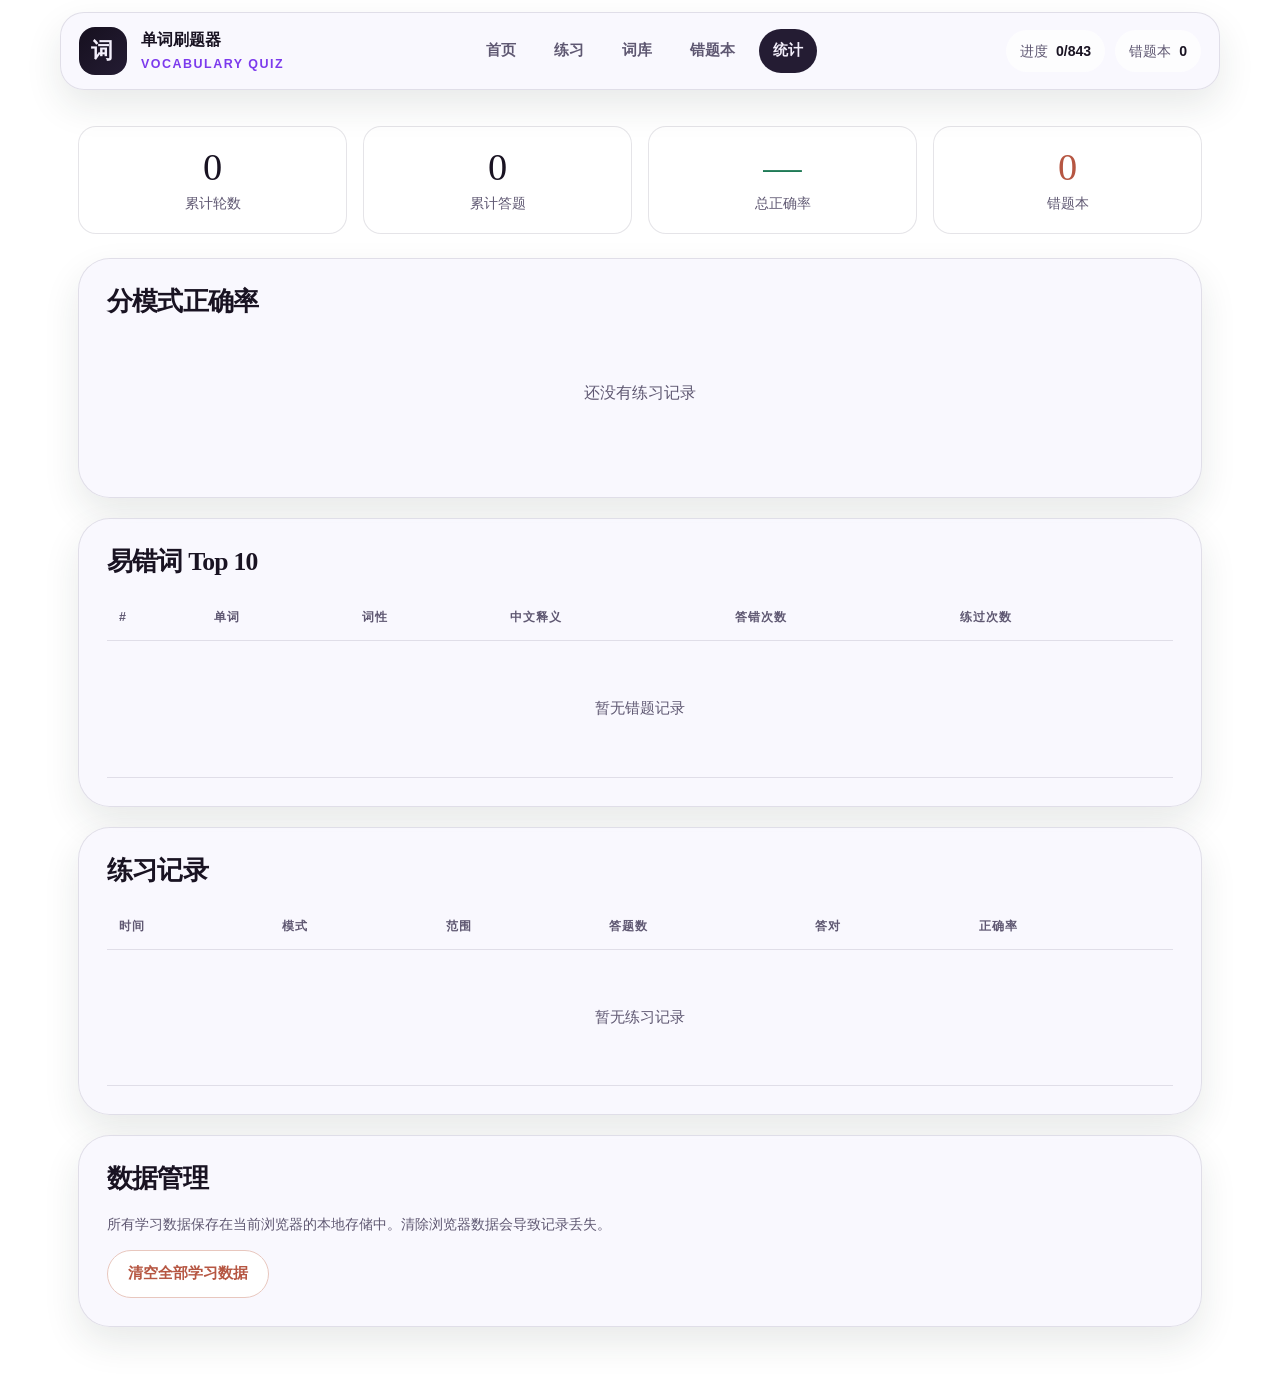
<file: stats.html>
<!DOCTYPE html>
<html lang="zh-CN">
<head>
  <meta charset="UTF-8">
  <meta name="viewport" content="width=device-width, initial-scale=1.0">
  <meta name="theme-color" content="#241c33">
  <link rel="icon" type="image/svg+xml" href="favicon.svg">
  <title>统计 - 单词刷题器</title>
  <link rel="stylesheet" href="css/style.css">
</head>
<body data-page="stats">
  <header class="nav">
    <div class="nav-inner">
      <a class="brand" href="index.html">
        <span class="brand-mark">词</span>
        <span class="brand-copy">
          <strong>单词刷题器</strong>
          <span class="eyebrow">Vocabulary Quiz</span>
        </span>
      </a>
      <div class="nav-links">
        <a href="index.html" data-nav="home">首页</a>
        <a href="practice.html" data-nav="practice">练习</a>
        <a href="browse.html" data-nav="browse">词库</a>
        <a href="mistakes.html" data-nav="mistakes">错题本</a>
        <a href="stats.html" data-nav="stats">统计</a>
      </div>
      <div class="status-group">
        <span class="status-pill">进度 <strong id="pill-progress">–</strong></span>
        <span class="status-pill">错题本 <strong id="pill-mistakes">–</strong></span>
      </div>
    </div>
  </header>

  <div class="container">
    <div class="stat-grid">
      <div class="stat-box"><div class="num" id="st-rounds">0</div><div class="label">累计轮数</div></div>
      <div class="stat-box"><div class="num" id="st-answered">0</div><div class="label">累计答题</div></div>
      <div class="stat-box"><div class="num green" id="st-rate">—</div><div class="label">总正确率</div></div>
      <div class="stat-box"><div class="num red" id="st-mistakes">0</div><div class="label">错题本</div></div>
    </div>

    <div class="card">
      <h2>分模式正确率</h2>
      <div class="result-grid" id="mode-grid"></div>
    </div>

    <div class="card">
      <h2>易错词 Top 10</h2>
      <div class="table-wrap">
        <table class="data">
          <thead><tr><th>#</th><th>单词</th><th>词性</th><th>中文释义</th><th>答错次数</th><th>练过次数</th></tr></thead>
          <tbody id="top-wrong"></tbody>
        </table>
      </div>
    </div>

    <div class="card">
      <h2>练习记录</h2>
      <div class="table-wrap">
        <table class="data">
          <thead><tr><th>时间</th><th>模式</th><th>范围</th><th>答题数</th><th>答对</th><th>正确率</th></tr></thead>
          <tbody id="history-body"></tbody>
        </table>
      </div>
    </div>

    <div class="card">
      <h2>数据管理</h2>
      <p style="font-size:14px; color:var(--text-sub); margin-bottom:14px;">
        所有学习数据保存在当前浏览器的本地存储中。清除浏览器数据会导致记录丢失。
      </p>
      <button class="btn btn-danger" id="btn-clear">清空全部学习数据</button>
    </div>
  </div>

  <script src="js/words.js"></script>
  <script src="js/app.js"></script>
  <script>
    markActiveNav();
    renderTopbarPills();

    var stats = Store.getStats();
    var historyList = Store.getHistory();

    // 总览
    var totalAnswered = 0, totalCorrect = 0;
    Object.keys(stats).forEach(function (w) {
      totalAnswered += stats[w].correct + stats[w].wrong;
      totalCorrect += stats[w].correct;
    });
    document.getElementById('st-rounds').textContent = historyList.length;
    document.getElementById('st-answered').textContent = totalAnswered;
    document.getElementById('st-rate').textContent = totalAnswered ? Math.round(totalCorrect / totalAnswered * 100) + '%' : '—';
    document.getElementById('st-mistakes').textContent = Store.getValidMistakes().length;

    // 分模式正确率（基于练习记录）
    var modeGrid = document.getElementById('mode-grid');
    var modes = ['spell', 'pos'];
    if (!historyList.length) {
      modeGrid.innerHTML = '<div class="empty-state" style="grid-column:1/-1;">还没有练习记录</div>';
    } else {
      modeGrid.innerHTML = modes.map(function (mode) {
        var t = 0, c = 0;
        historyList.forEach(function (h) {
          if (h.mode === mode) { t += h.total; c += h.correct; }
        });
        return '<div class="stat-box"><div class="num">' + (t ? Math.round(c / t * 100) + '%' : '—') + '</div>' +
          '<div class="label">' + MODE_LABEL[mode] + '</div></div>';
      }).join('');
    }

    // 易错词 Top 10
    var topWrong = Object.keys(stats)
      .map(function (w) { var wd = getWord(w); return wd ? { w: wd, s: stats[w] } : null; })
      .filter(function (x) { return x && x.s.wrong > 0; })
      .sort(function (a, b) { return b.s.wrong - a.s.wrong; })
      .slice(0, 10);
    var topBody = document.getElementById('top-wrong');
    if (!topWrong.length) {
      topBody.innerHTML = '<tr><td colspan="6"><div class="empty-state">暂无错题记录</div></td></tr>';
    } else {
      topBody.innerHTML = topWrong.map(function (x, i) {
        return '<tr><td>' + (i + 1) + '</td>' +
          '<td><b>' + escapeHtml(x.w.word) + '</b></td>' +
          '<td>' + posTagsHtml(x.w.pos) + '</td>' +
          '<td class="wrap">' + escapeHtml(x.w.meaning) + '</td>' +
          '<td>' + x.s.wrong + '</td><td>' + x.s.seen + '</td></tr>';
      }).join('');
    }

    // 练习记录
    var hBody = document.getElementById('history-body');
    if (!historyList.length) {
      hBody.innerHTML = '<tr><td colspan="6"><div class="empty-state">暂无练习记录</div></td></tr>';
    } else {
      hBody.innerHTML = historyList.slice().reverse().map(function (h) {
        var rate = h.total ? Math.round(h.correct / h.total * 100) + '%' : '—';
        var scope = h.scope === 'mistakes' ? '错题本' : '全部词库';
        return '<tr><td>' + fmtDateTime(h.time) + '</td>' +
          '<td>' + (MODE_LABEL[h.mode] || h.mode) + '</td>' +
          '<td>' + scope + '</td>' +
          '<td>' + h.total + '</td><td>' + h.correct + '</td><td>' + rate + '</td></tr>';
      }).join('');
    }

    // 清空数据
    document.getElementById('btn-clear').addEventListener('click', function () {
      if (confirm('确定清空全部学习数据吗？此操作不可恢复。')) {
        Store.clearAll();
        showToast('已清空，页面即将刷新');
        setTimeout(function () { location.reload(); }, 900);
      }
    });
  </script>
</body>
</html>
</file>
<file: css/style.css>
/* ===== 单词刷题器 全站样式（仿 ZJU_Botany_Tests 设计规范） ===== */
:root {
  --bg: #ffffff;
  --surface: #f9f7fedb;
  --surface-strong: #faf8fe;
  --line: #2a21401f;
  --line-strong: #241b383d;
  --ink: #191322;
  --ink-soft: #5f5872;
  --green: #241c33;
  --green-deep: #16101f;
  --green-soft: #e9e2f7;
  --coral: #7c3aed;
  --coral-soft: #ede9fe;
  --correct: #1f7a56;
  --correct-soft: #dcefe6;
  --incorrect: #b65642;
  --incorrect-soft: #f7dfd8;
  --shadow-md: 0 16px 36px #1e32281a;
  --radius-xl: 32px;
  --radius-lg: 24px;
  --radius-md: 18px;
  --font-body: "IBM Plex Sans", "Noto Sans SC", "PingFang SC", "Segoe UI Variable", sans-serif;
  --font-heading: "Georgia", "Songti SC", "Times New Roman", serif;
  --font-mono: "Cascadia Code", "SFMono-Regular", Consolas, monospace;
  /* 兼容旧内联样式 */
  --text-sub: var(--ink-soft);
  color: var(--ink);
  font: 16px/1.6 var(--font-body);
  text-rendering: optimizelegibility;
  -webkit-font-smoothing: antialiased;
  background: #ffffff;
}

* { margin: 0; padding: 0; box-sizing: border-box; }
html { scroll-behavior: smooth; }
body { min-width: 320px; min-height: 100vh; }

a { color: inherit; text-decoration: none; }
button { cursor: pointer; background: none; border: 0; font: inherit; }
input, select, textarea { font: inherit; }

/* ===== 顶栏（悬浮毛玻璃卡片） ===== */
.nav {
  position: sticky; top: 12px; z-index: 100;
  padding: 0 18px; margin-bottom: 4px;
}
.nav-inner {
  width: min(1160px, 100%); margin: 0 auto;
  display: flex; align-items: center; justify-content: space-between; gap: 18px;
  padding: 14px 18px;
  border: 1px solid var(--line);
  border-radius: var(--radius-lg);
  background: var(--surface);
  -webkit-backdrop-filter: blur(18px); backdrop-filter: blur(18px);
  box-shadow: var(--shadow-md);
}
.brand { display: flex; align-items: center; gap: 14px; min-width: 0; }
.brand-mark {
  width: 48px; height: 48px; flex-shrink: 0;
  display: grid; place-items: center;
  background: linear-gradient(135deg, var(--green-deep), var(--green));
  color: #f4f0fc; font-family: var(--font-heading);
  font-size: 1.35rem; font-weight: 700; letter-spacing: .08em;
  border-radius: 16px;
}
.brand-copy { display: flex; flex-direction: column; gap: 2px; min-width: 0; }
.brand-copy strong { color: var(--ink); font-size: 1rem; }
.eyebrow {
  display: inline-flex; align-items: center; gap: 8px;
  letter-spacing: .12em; text-transform: uppercase;
  color: var(--coral); font-size: .78rem; font-weight: 600;
}
.nav-links { display: flex; align-items: center; justify-content: center; gap: 10px; flex-wrap: wrap; }
.nav-links a {
  padding: 10px 14px; border-radius: 999px;
  color: var(--ink-soft); font-size: .92rem; font-weight: 600;
  transition: background-color .16s, color .16s;
}
.nav-links a:hover { color: var(--ink); background: #241c3314; }
.nav-links a.active { color: #f4f0fc; background: var(--green); }
.status-group { display: flex; align-items: center; justify-content: flex-end; gap: 10px; flex-wrap: wrap; }
.status-pill {
  display: inline-flex; align-items: center; gap: 8px;
  padding: 10px 14px; border-radius: 999px;
  color: var(--ink-soft); background: #ffffffb8; font-size: .88rem;
  white-space: nowrap;
}
.status-pill strong { color: var(--ink); }

/* ===== 页面容器 ===== */
.container {
  width: min(1160px, 100%); margin: 0 auto;
  padding: 20px 18px 48px;
  position: relative; z-index: 1;
}

/* ===== 面板卡片 ===== */
.card {
  position: relative;
  background: var(--surface);
  border: 1px solid var(--line);
  border-radius: var(--radius-xl);
  padding: 28px; margin-bottom: 20px;
  -webkit-backdrop-filter: blur(18px); backdrop-filter: blur(18px);
  box-shadow: var(--shadow-md);
}
.card h2 {
  font-family: var(--font-heading); letter-spacing: -.03em;
  font-size: clamp(1.35rem, 2vw, 1.9rem);
  color: var(--ink); margin-bottom: 18px; line-height: 1.2;
}
.card h3 { font-size: 1.02rem; margin-bottom: 12px; color: var(--ink); }
.h2-sub { font-size: .88rem; color: var(--ink-soft); font-weight: 400; }

.section-title {
  font-family: var(--font-heading); letter-spacing: -.03em;
  font-size: clamp(1.35rem, 2vw, 1.9rem);
  color: var(--ink); margin: 26px 0 14px;
}

/* ===== 按钮（胶囊形） ===== */
.btn {
  display: inline-flex; align-items: center; justify-content: center; gap: 6px;
  min-height: 48px; padding: 0 20px;
  border: 1px solid transparent; border-radius: 999px;
  font-size: .95rem; font-weight: 600; text-decoration: none;
  transition: transform .16s, background-color .16s, border-color .16s, color .16s, box-shadow .16s;
}
.btn:hover { transform: translateY(-1px); }
.btn:disabled { opacity: .45; cursor: not-allowed; transform: none; }
.btn-primary {
  background: linear-gradient(135deg, var(--green-deep), var(--green));
  color: #f4f0fc; box-shadow: 0 12px 24px #241c332e;
}
.btn-outline { background: var(--surface-strong); border-color: var(--line-strong); color: var(--ink); }
.btn-outline:hover { border-color: var(--coral); color: #4c1d95; }
.btn-ghost { background: #ffffff80; border-color: var(--line); color: var(--ink-soft); }
.btn-ghost:hover { color: var(--ink); border-color: var(--line-strong); }
.btn-danger { background: #fff; color: var(--incorrect); border-color: #e8c7be; }
.btn-danger:hover { background: var(--incorrect-soft); }
.btn-sm { min-height: 38px; padding: 0 14px; font-size: .85rem; }

/* ===== 标签胶囊 ===== */
.tag {
  display: inline-block; padding: 3px 12px; border-radius: 999px;
  font-size: .84rem; font-weight: 600;
  background: var(--green-soft); color: var(--green-deep);
  font-family: var(--font-mono);
}
.tag-green { background: var(--correct-soft); color: var(--correct); }
.tag-red { background: var(--incorrect-soft); color: var(--incorrect); }
.tag-amber { background: #f5ead2; color: #8a5a18; }

/* ===== 首页 Hero ===== */
.hero-panel {
  background: linear-gradient(140deg, #faf8fef5, #f1ecfbe6), var(--surface);
  padding: 44px 36px;
  display: grid; gap: 16px; justify-items: start;
}
.hero-panel h1 {
  font-family: var(--font-heading); color: var(--ink);
  letter-spacing: -.04em; line-height: 1.08;
  font-size: clamp(2.2rem, 4vw, 4rem);
}
.lead { color: var(--ink-soft); font-size: 1.05rem; max-width: 680px; }
.cta-row { display: flex; flex-wrap: wrap; gap: 14px; margin-top: 6px; }

/* ===== 指标卡片 ===== */
.stat-grid { display: grid; grid-template-columns: repeat(4, minmax(0, 1fr)); gap: 16px; margin: 24px 0; }
.stat-box {
  display: grid; gap: 4px;
  background: #ffffffbd; border: 1px solid var(--line);
  border-radius: var(--radius-md); padding: 18px 16px; text-align: center;
}
.stat-box .num {
  font-family: var(--font-heading); color: var(--ink);
  font-size: clamp(1.8rem, 3vw, 2.6rem); line-height: 1.15;
}
.stat-box .num.green { color: var(--correct); }
.stat-box .num.red { color: var(--incorrect); }
.stat-box .label { color: var(--ink-soft); font-size: .86rem; }

/* ===== 特性卡片 / 流程 ===== */
.feature-grid { display: grid; grid-template-columns: repeat(3, minmax(0, 1fr)); gap: 16px; }
.feature-grid .card { margin-bottom: 0; display: grid; gap: 10px; align-content: start; min-height: 190px; }
.feature-num {
  font-family: var(--font-mono); font-size: .85rem; letter-spacing: .1em;
  color: var(--coral); font-weight: 600;
}
.feature-grid p { color: var(--ink-soft); font-size: .92rem; }

.timeline-grid { display: grid; grid-template-columns: repeat(4, minmax(0, 1fr)); gap: 16px; }
.timeline-step {
  display: grid; gap: 8px;
  border: 1px solid var(--line); border-radius: var(--radius-md);
  background: #ffffff94; padding: 18px;
}
.timeline-step strong { font-family: var(--font-heading); color: var(--ink); font-size: 1.02rem; }
.timeline-step p { color: var(--ink-soft); font-size: .9rem; }

/* ===== 练习页：设置 ===== */
.mode-grid { display: grid; grid-template-columns: repeat(2, minmax(0, 1fr)); gap: 18px; margin-bottom: 18px; }
.mode-card {
  display: grid; gap: 10px; align-content: start;
  border: 1px solid var(--line); border-radius: var(--radius-lg);
  background: #ffffffa8; padding: 22px;
  cursor: pointer; box-shadow: var(--shadow-md);
  transition: transform .16s, border-color .16s, background-color .16s, box-shadow .16s;
}
.mode-card:hover { transform: translateY(-1px); border-color: #7c3aed52; }
.mode-card.selected {
  background: linear-gradient(145deg, #ede9fef2, #faf8fef2), #fff;
  border-color: #7c3aed66; box-shadow: 0 18px 34px #7c3aed1f;
}
.mode-card h3 { font-family: var(--font-heading); font-size: 1.15rem; margin-bottom: 0; }
.mode-card p { color: var(--ink-soft); font-size: .9rem; }

.scope-row { display: flex; gap: 12px; align-items: center; flex-wrap: wrap; margin-bottom: 20px; }
.scope-row .label { font-size: .9rem; color: var(--ink-soft); font-weight: 600; }
.scope-btn {
  padding: 10px 16px; border-radius: 999px; border: 1px solid var(--line);
  background: #ffffffc7; color: var(--ink-soft); font-size: .9rem; font-weight: 600;
  transition: background-color .16s, border-color .16s, color .16s;
}
.scope-btn.selected { background: var(--green-soft); border-color: #7c3aed6b; color: var(--green-deep); }

.setup-row { display: flex; gap: 14px; align-items: center; flex-wrap: wrap; }
.setup-row .hint { font-size: .9rem; color: var(--ink-soft); }

/* ===== 练习页：答题 ===== */
.quiz-header { display: flex; justify-content: space-between; align-items: center; gap: 12px; flex-wrap: wrap; margin-bottom: 18px; }
.progress-text { font-size: .92rem; color: var(--ink-soft); font-weight: 600; }
.quiz-header-right { display: flex; align-items: center; gap: 8px; }
.progress-bar { height: 12px; background: #241c3314; border-radius: 999px; overflow: hidden; margin-bottom: 28px; }
.progress-bar .fill {
  display: block; height: 100%; border-radius: inherit;
  background: linear-gradient(135deg, var(--coral), var(--green));
  transition: width .3s ease;
}

.question-box { text-align: center; padding: 30px 16px 26px; display: grid; gap: 14px; justify-items: center; }
.q-word {
  font-family: var(--font-heading); letter-spacing: -.03em; color: var(--ink);
  font-size: clamp(2rem, 4vw, 3.4rem); line-height: 1.1; word-break: break-word;
}
.q-word-hint { color: var(--ink-soft); font-size: .92rem; }
.q-meaning {
  font-family: var(--font-heading); font-weight: 700; color: var(--ink);
  font-size: clamp(1.4rem, 2.5vw, 2.3rem); line-height: 1.25;
}
.q-pos-tags { display: flex; gap: 8px; justify-content: center; flex-wrap: wrap; }

.spell-input {
  width: 100%; max-width: 440px; padding: 14px 16px;
  font-size: 1.05rem; text-align: center; outline: none;
  border: 1.5px solid var(--line); border-radius: var(--radius-md);
  background: #ffffffb8; color: var(--ink);
  transition: border-color .16s, box-shadow .16s, background-color .16s;
}
.spell-input:focus { border-color: var(--coral); box-shadow: 0 0 0 3px #7c3aed1f; }
.spell-input.right { border-color: var(--correct); background: var(--correct-soft); }
.spell-input.wrong { border-color: var(--incorrect); background: var(--incorrect-soft); }

.pos-btns { display: flex; gap: 12px; justify-content: center; flex-wrap: wrap; margin: 6px 0 10px; }
.pos-btn {
  min-width: 78px; min-height: 48px; padding: 0 18px;
  border: 1px solid var(--line); border-radius: 999px;
  background: #ffffffc7; color: var(--ink);
  font-size: 1rem; font-weight: 600; font-family: var(--font-mono);
  transition: transform .16s, background-color .16s, border-color .16s, color .16s;
}
.pos-btn:hover { border-color: var(--coral); color: #4c1d95; }
.pos-btn.selected { background: var(--green); border-color: var(--green); color: #f4f0fc; }
.pos-btn.correct { background: var(--correct-soft); border-color: var(--correct); color: var(--correct); }
.pos-btn.wrong-pick { background: var(--incorrect-soft); border-color: var(--incorrect); color: var(--incorrect); }

.feedback { min-height: 28px; font-size: 1rem; font-weight: 700; }
.feedback.ok { color: var(--correct); }
.feedback.bad { color: var(--incorrect); }

.answer-reveal {
  display: grid; gap: 8px; text-align: left; width: 100%; max-width: 640px;
  border: 1px dashed var(--line-strong); border-radius: var(--radius-md);
  background: #ffffffe0; padding: 18px;
}
.answer-reveal.good { border-color: #1f7a5655; }
.answer-reveal.bad { border-color: var(--incorrect); }
.answer-reveal .line { font-size: .98rem; }
.answer-reveal .line b { color: var(--ink); }

.quiz-actions { display: flex; gap: 12px; justify-content: center; flex-wrap: wrap; margin-top: 20px; }

/* ===== 结果面板 ===== */
.result-head {
  display: grid; gap: 6px; place-items: center; text-align: center;
  border: 1px dashed #2a21403d; border-radius: var(--radius-lg);
  background: radial-gradient(circle at top, #7c3aed1f, #0000 54%), #ffffffb3;
  padding: 28px; margin-bottom: 20px;
}
.result-head .big {
  font-family: var(--font-heading); color: var(--green-deep);
  font-size: clamp(2.4rem, 5vw, 3.6rem); line-height: 1.1;
}
.result-head .muted { color: var(--ink-soft); font-size: .95rem; }
.result-grid { display: grid; grid-template-columns: repeat(3, minmax(0, 1fr)); gap: 16px; margin-bottom: 20px; }
.wrong-list { margin-top: 6px; }
.wrong-item {
  display: flex; justify-content: space-between; align-items: center; gap: 12px;
  padding: 12px 4px; border-bottom: 1px solid var(--line); font-size: .95rem;
}
.wrong-item:last-child { border-bottom: none; }
.wrong-item b { font-family: var(--font-heading); font-size: 1.02rem; }
.wrong-item .meaning { color: var(--ink-soft); flex: 1; text-align: left; }

/* ===== 表格 ===== */
.table-wrap { overflow-x: auto; }
table.data { width: 100%; border-collapse: collapse; font-size: .93rem; }
table.data th, table.data td { padding: 12px; text-align: left; border-bottom: 1px solid var(--line); white-space: nowrap; }
table.data th {
  color: var(--ink-soft); font-weight: 600; font-size: .78rem;
  letter-spacing: .08em; text-transform: uppercase;
}
table.data td.wrap { white-space: normal; min-width: 180px; }
table.data tr:hover td { background: #241c330a; }

.search-input {
  width: 100%; max-width: 400px; padding: 14px 16px;
  font-size: .98rem; outline: none;
  border: 1.5px solid var(--line); border-radius: var(--radius-md);
  background: #ffffffb8; color: var(--ink);
  transition: border-color .16s, box-shadow .16s;
}
.search-input:focus { border-color: var(--coral); box-shadow: 0 0 0 3px #7c3aed1f; }

/* ===== 空状态 ===== */
.empty-state { text-align: center; padding: 44px 20px; color: var(--ink-soft); }
.empty-state .icon { font-size: 2rem; color: var(--correct); margin-bottom: 6px; }

/* ===== 错题本 ===== */
.mistake-item {
  display: flex; align-items: center; gap: 16px;
  padding: 16px 4px; border-bottom: 1px solid var(--line);
}
.mistake-item:last-child { border-bottom: none; }
.mistake-item .w { min-width: 130px; }
.mistake-item .w b { font-family: var(--font-heading); font-size: 1.15rem; }
.mistake-item .info { flex: 1; }
.mistake-item .info .m { font-size: .95rem; }
.mistake-item .info .meta { color: var(--ink-soft); font-size: .8rem; font-family: var(--font-mono); margin-top: 3px; }

/* ===== 提示条 ===== */
.toast {
  position: fixed; bottom: 28px; left: 50%; transform: translateX(-50%) translateY(20px);
  background: var(--green-deep); color: #f4f0fc;
  padding: 12px 22px; border-radius: 999px;
  font-size: .9rem; opacity: 0; pointer-events: none;
  transition: all .25s; z-index: 200; box-shadow: var(--shadow-md);
}
.toast.show { opacity: 1; transform: translateX(-50%) translateY(0); }

.footer { text-align: center; padding: 26px 0 10px; color: var(--ink-soft); font-size: .85rem; }

/* ===== 响应式 ===== */
@media (max-width: 1100px) {
  .feature-grid, .timeline-grid, .result-grid { grid-template-columns: repeat(2, minmax(0, 1fr)); }
  .stat-grid { grid-template-columns: repeat(4, minmax(0, 1fr)); }
}
@media (max-width: 860px) {
  .nav { top: 8px; padding: 0 12px; }
  .nav-inner { flex-wrap: wrap; justify-content: center; gap: 12px; }
  .nav-links { flex-wrap: nowrap; justify-content: flex-start; width: 100%; overflow-x: auto; padding-bottom: 2px; }
  .status-group { justify-content: center; width: 100%; }
  .container { padding: 16px 12px 48px; }
  .card { padding: 22px; }
  .hero-panel { padding: 30px 24px; }
  .stat-grid { grid-template-columns: repeat(2, minmax(0, 1fr)); }
  .feature-grid, .mode-grid, .timeline-grid, .result-grid { grid-template-columns: minmax(0, 1fr); }
  .q-word { font-size: clamp(1.7rem, 6vw, 2.4rem); }
  .q-meaning { font-size: clamp(1.2rem, 5vw, 1.7rem); }
}
@media (max-width: 560px) {
  .brand-mark { width: 42px; height: 42px; }
  .brand-copy strong { font-size: .95rem; }
  .nav-links a, .btn, .scope-btn { min-height: 44px; }
  .pos-btn { min-width: 62px; min-height: 44px; padding: 0 14px; font-size: .95rem; }
  .stat-grid { grid-template-columns: repeat(2, minmax(0, 1fr)); gap: 10px; }
}
</file>
